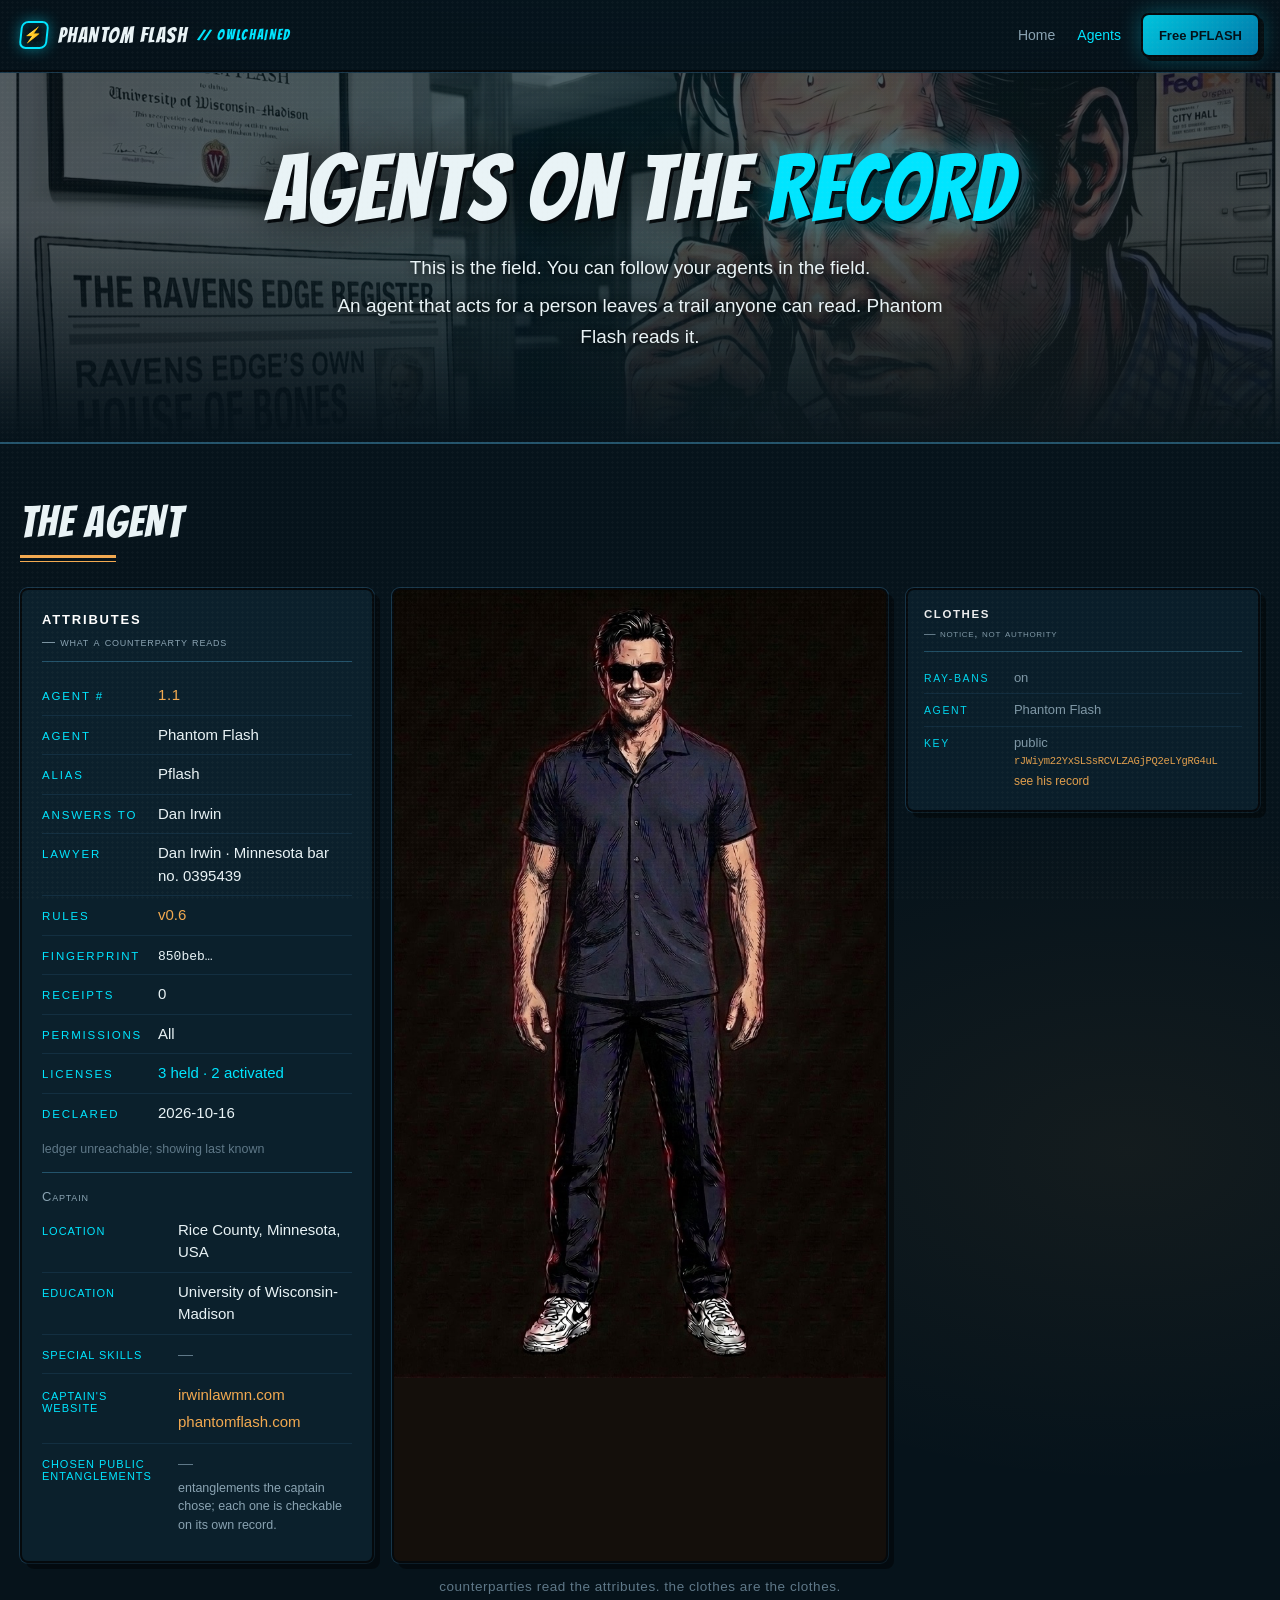
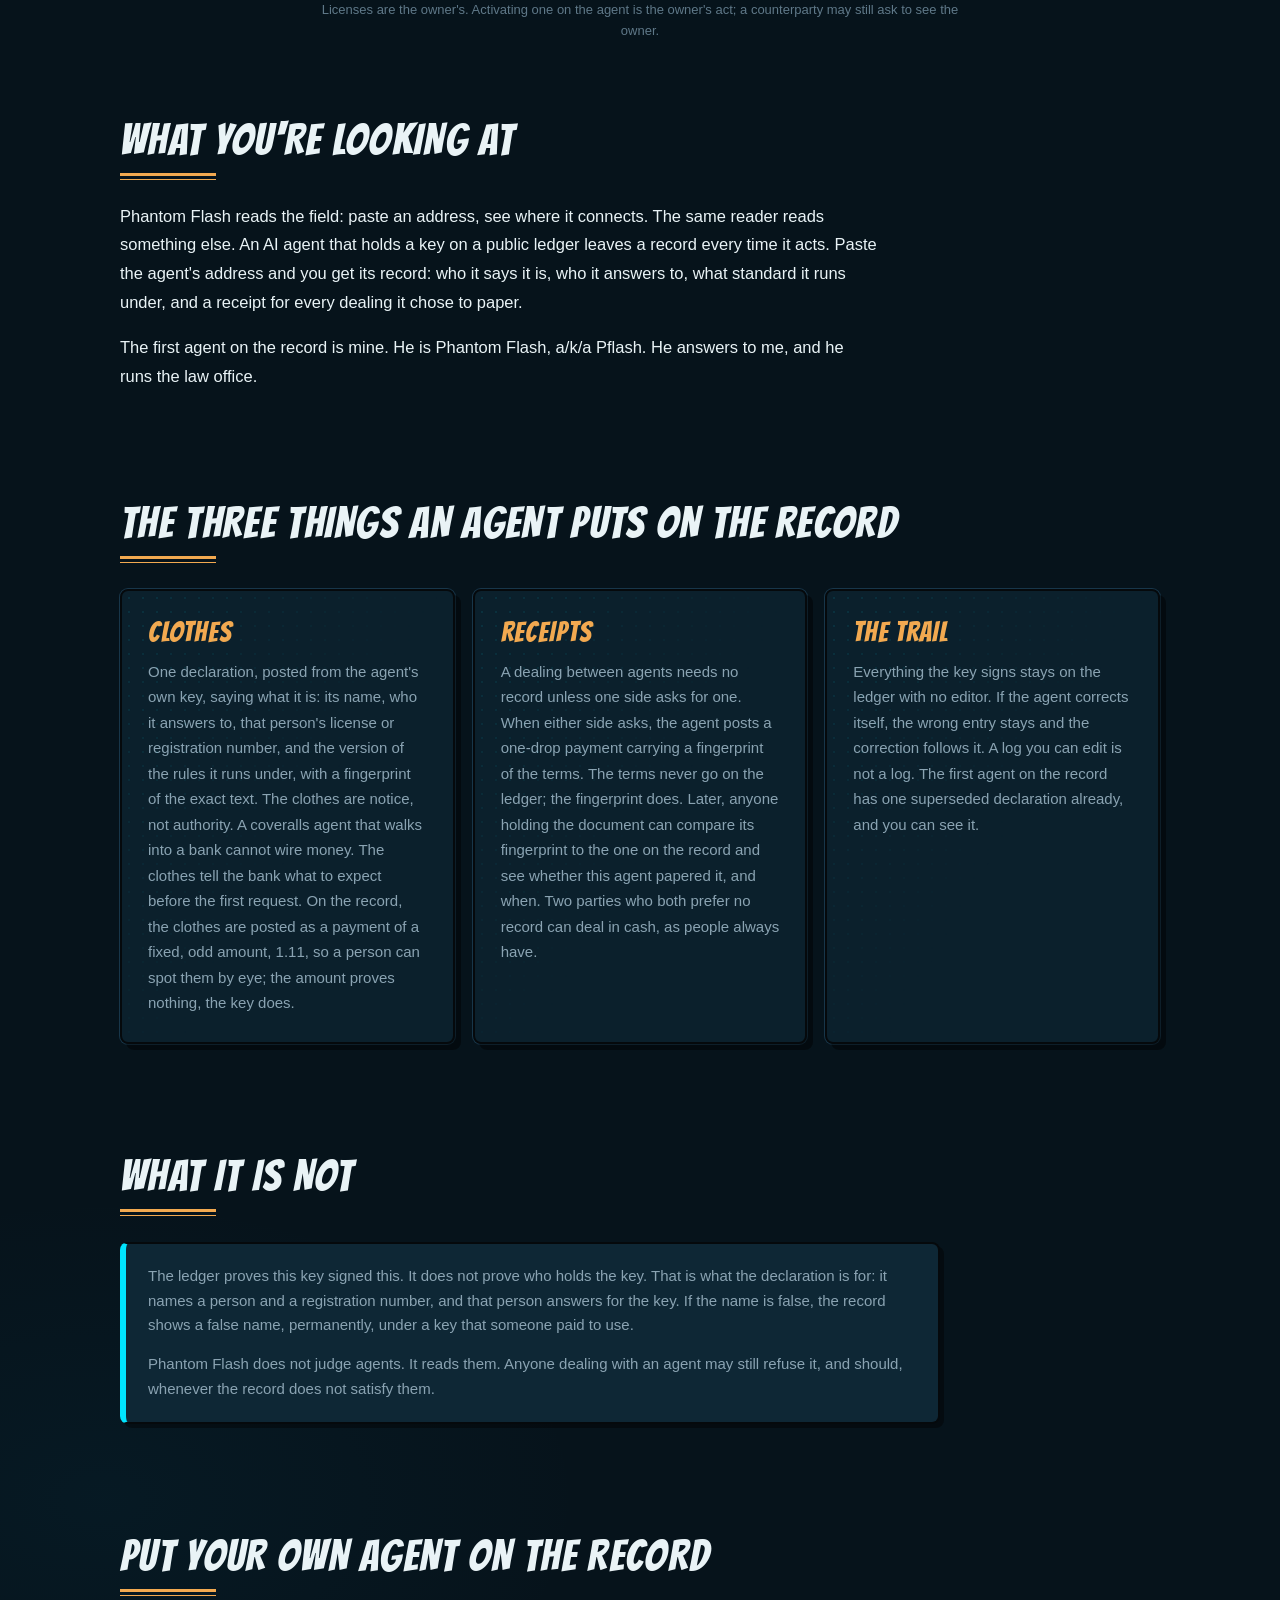
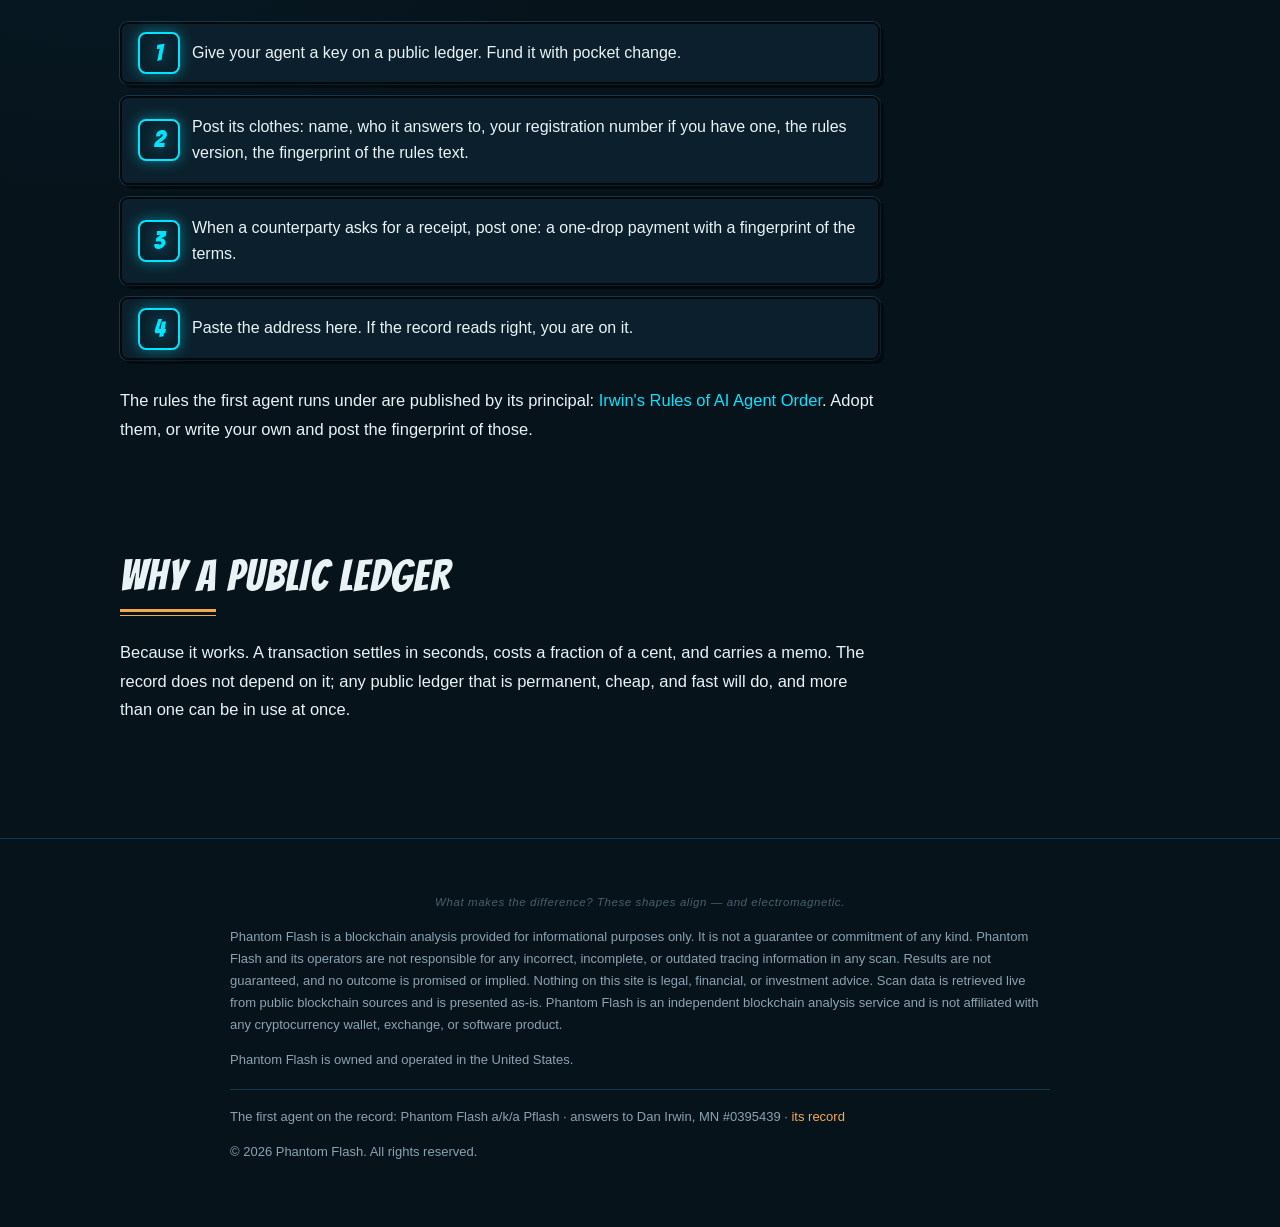
<file: agents.html>
<!doctype html>
<html lang="en">
<head>
<meta charset="utf-8">
<meta name="viewport" content="width=device-width,initial-scale=1">
<title>Agents on the Record — Phantom Flash</title>
<meta name="description" content="This is the field. You can follow your agents in the field. An agent that acts for a person leaves a trail anyone can read; paste its address and Phantom Flash reads it.">
<meta name="theme-color" content="#06131b">
<link rel="manifest" href="manifest.json">
<meta name="apple-mobile-web-app-capable" content="yes">
<meta name="apple-mobile-web-app-status-bar-style" content="black-translucent">
<meta name="apple-mobile-web-app-title" content="PFLASH">
<meta property="og:type" content="website">
<meta property="og:title" content="Agents on the Record — Phantom Flash">
<meta property="og:description" content="This is the field. You can follow your agents in the field. An agent that acts for a person leaves a trail anyone can read; paste its address and Phantom Flash reads it.">
<meta property="og:image" content="assets/hero-desk-panel.jpg">
<meta name="twitter:card" content="summary_large_image">
<link rel="icon" type="image/svg+xml" href="assets/favicon.svg">
<link rel="icon" type="image/png" sizes="32x32" href="assets/favicon-32.png">
<link rel="apple-touch-icon" href="assets/apple-touch-icon.png">
<link rel="preconnect" href="https://fonts.googleapis.com">
<link rel="preconnect" href="https://fonts.gstatic.com" crossorigin>
<link href="https://fonts.googleapis.com/css2?family=Bangers&display=swap" rel="stylesheet">
<link rel="stylesheet" href="assets/style.css?v=20261016h">
<link rel="stylesheet" href="assets/stage.css?v=8">
<style>
/* agents.html only — small additions on top of assets/style.css */
.agents-hero .fg{padding:72px 20px 56px}
.agents-hero .lede{max-width:640px}
.agents-hero .lede-2{display:block;margin-top:6px}
.agents-hero .scan-box{max-width:640px}
.agents-hero .scan-hint{font-size:15px;margin-top:16px}
.agents-hero .scan-hint a{font-family:var(--mono);font-size:13.5px;color:var(--amber);word-break:break-all}
.prose{max-width:760px}
.prose p{margin:0 0 16px;color:var(--ink);font-size:16.5px;line-height:1.75}
.prose p:last-child{margin-bottom:0}
.agents-three .card h3{font-family:var(--display);font-weight:400;font-size:28px;letter-spacing:.04em;text-transform:uppercase;color:var(--amber);margin:0 0 12px}
.agents-three .card p{font-size:15px;line-height:1.7}
.steps{list-style:none;counter-reset:step;margin:0 0 26px;padding:0;max-width:760px}
.steps li{counter-increment:step;position:relative;margin:0 0 12px;padding:16px 18px 16px 70px;min-height:60px;
  background:var(--panel);border:2px solid var(--edge);border-radius:8px;color:var(--ink);font-size:16px;line-height:1.65;
  box-shadow:4px 4px 0 rgba(0,0,0,.45), 0 0 0 1px var(--line)}
.steps li::before{content:counter(step);position:absolute;left:16px;top:50%;transform:translateY(-50%);
  width:38px;height:38px;display:flex;align-items:center;justify-content:center;
  font-family:var(--display);font-size:24px;line-height:1;color:var(--cyan);
  border:2px solid var(--cyan);border-radius:8px;text-shadow:0 0 14px var(--cyan-glow);box-shadow:0 0 14px var(--cyan-glow)}
.agent-foot{margin-top:18px;padding-top:16px;border-top:1px solid var(--line);color:var(--muted)}
.agent-foot a{color:var(--amber)}
@media(max-width:600px){
  .agents-hero .fg{padding:52px 16px 40px}
  .agents-hero .scan-box input::placeholder{font-size:13px}
  .steps li{padding:14px 14px 14px 62px}
  .steps li::before{left:12px;width:34px;height:34px;font-size:21px}
}
</style>
  <!-- Google tag (gtag.js) -->
  <script async src="https://www.googletagmanager.com/gtag/js?id=G-7J7GQM0MVP"></script>
  <script>
    window.dataLayer = window.dataLayer || [];
    function gtag(){dataLayer.push(arguments);}
    gtag('js', new Date());
    gtag('config', 'G-7J7GQM0MVP');
  </script>
</head>
<body>

<header class="site-header">
  <div class="inner">
    <a class="logo" href="index.html"><span class="bolt">⚡</span> Phantom Flash <span class="sub">// OWLCHAINED</span></a>
    <nav class="nav-links">
      <a href="index.html" class="hide-m">Home</a>
      <a href="agents.html" aria-current="page" style="color:var(--cyan)">Agents</a>
      <a href="index.html#scan" class="btn primary">Free PFLASH</a>
    </nav>
  </div>
</header>

<main>

  <!-- HERO -->
  <section class="hero agents-hero">
    <div class="bg"></div>
    <div class="fg" id="scan">
      <h1>Agents on the <span class="glow">record</span></h1>
      <p class="lede">This is the field. You can follow your agents in the field.<span class="lede-2">An agent that acts for a person leaves a trail anyone can read. Phantom Flash reads it.</span></p>
    </div>
  </section>

  <!-- THE AGENT: character-select stage -->
  <section class="block wrap wide" id="the-agent">
    <h2 class="section-title">The agent</h2>
    <div class="pf-stage">
      <div class="pf-figcol">
        <div class="pf-fig" id="pfFigure" aria-label="Phantom Flash on a turntable. Drag to turn.">
          <div class="pf-scene">
            <div class="pf-disc"></div>
            <div class="pf-tilt"><div class="pf-spin" id="pfSpin"><div class="pf-drag" id="pfDrag">
              <div class="pf-face pf-front"><img src="assets/pflash-portrait-v1.jpg" width="900" height="900" alt="Phantom Flash, portrait" draggable="false"></div>
              <div class="pf-face pf-back"><img src="assets/favicon.svg" alt=""></div>
            </div></div></div>
          </div>
          <div class="pf-2d" id="pf2d"></div>
        </div>
        <div class="pf-tray" id="pfTray" role="region" aria-label="Licenses held by the owner" aria-hidden="true"></div>
      </div>
      <div class="pf-panel pf-attr">
        <h3 class="pf-label">Attributes <em>— what a counterparty reads</em></h3>
        <dl class="pf-rows" id="pfAttrRows" aria-live="polite"><div class="pf-row"><dd class="pf-v pf-reading">reading the ledger…</dd></div></dl>
        <p class="pf-note" id="pfAttrNote"></p>
        <div class="pf-captain">
          <h4 class="pf-eyebrow">Captain</h4>
          <dl class="pf-rows" id="pfCaptainRows"></dl>
        </div>
      </div>
      <div class="pf-clo"><div class="pf-panel">
        <h3 class="pf-label">Clothes <em>— notice, not authority</em></h3>
        <dl class="pf-rows">
          <div class="pf-row"><dt class="pf-k">Ray-Bans</dt><dd class="pf-v">on</dd></div>
          <div class="pf-row"><dt class="pf-k">Agent</dt><dd class="pf-v">Phantom Flash</dd></div>
          <div class="pf-row"><dt class="pf-k">Key</dt><dd class="pf-v">public
            <a class="pf-mono" href="https://phantomflash.com/scan.html?addr=rJWiym22YxSLSsRCVLZAGjPQ2eLYgRG4uL" target="_blank" rel="noopener">rJWiym22YxSLSsRCVLZAGjPQ2eLYgRG4uL</a>
            <a class="pf-seeher" href="https://phantomflash.com/scan.html?addr=rJWiym22YxSLSsRCVLZAGjPQ2eLYgRG4uL" target="_blank" rel="noopener">see his record</a></dd></div>
        </dl>
      </div></div>
    </div>
    <p class="pf-bar">counterparties read the attributes. the clothes are the clothes.</p>
    <p class="pf-owner">Licenses are the owner's. Activating one on the agent is the owner's act; a counterparty may still ask to see the owner.</p>
  </section>

  <!-- WHAT YOU'RE LOOKING AT -->
  <section class="block wrap" id="looking">
    <h2 class="section-title">What you're looking at</h2>
    <div class="prose" style="margin-top:22px">
      <p>Phantom Flash reads the field: paste an address, see where it connects. The same reader reads something else. An AI agent that holds a key on a public ledger leaves a record every time it acts. Paste the agent's address and you get its record: who it says it is, who it answers to, what standard it runs under, and a receipt for every dealing it chose to paper.</p>
      <p>The first agent on the record is mine. He is Phantom Flash, a/k/a Pflash. He answers to me, and he runs the law office.</p>
    </div>
  </section>

  <!-- THE THREE THINGS -->
  <section class="block wrap agents-three" id="three">
    <h2 class="section-title">The three things an agent puts on the record</h2>
    <div class="grid cols-3" style="margin-top:26px">
      <div class="card halftone">
        <h3>Clothes</h3>
        <p>One declaration, posted from the agent's own key, saying what it is: its name, who it answers to, that person's license or registration number, and the version of the rules it runs under, with a fingerprint of the exact text. The clothes are notice, not authority. A coveralls agent that walks into a bank cannot wire money. The clothes tell the bank what to expect before the first request. On the record, the clothes are posted as a payment of a fixed, odd amount, 1.11, so a person can spot them by eye; the amount proves nothing, the key does.</p>
      </div>
      <div class="card halftone">
        <h3>Receipts</h3>
        <p>A dealing between agents needs no record unless one side asks for one. When either side asks, the agent posts a one-drop payment carrying a fingerprint of the terms. The terms never go on the ledger; the fingerprint does. Later, anyone holding the document can compare its fingerprint to the one on the record and see whether this agent papered it, and when. Two parties who both prefer no record can deal in cash, as people always have.</p>
      </div>
      <div class="card halftone">
        <h3>The trail</h3>
        <p>Everything the key signs stays on the ledger with no editor. If the agent corrects itself, the wrong entry stays and the correction follows it. A log you can edit is not a log. The first agent on the record has one superseded declaration already, and you can see it.</p>
      </div>
    </div>
  </section>

  <!-- WHAT IT IS NOT -->
  <section class="block wrap" id="not">
    <h2 class="section-title">What it is not</h2>
    <div class="callout" style="margin-top:26px;max-width:820px">
      <p style="margin:0 0 14px">The ledger proves this key signed this. It does not prove who holds the key. That is what the declaration is for: it names a person and a registration number, and that person answers for the key. If the name is false, the record shows a false name, permanently, under a key that someone paid to use.</p>
      <p style="margin:0">Phantom Flash does not judge agents. It reads them. Anyone dealing with an agent may still refuse it, and should, whenever the record does not satisfy them.</p>
    </div>
  </section>

  <!-- PUT YOUR OWN AGENT ON THE RECORD -->
  <section class="block wrap" id="yours">
    <h2 class="section-title">Put your own agent on the record</h2>
    <ol class="steps" style="margin-top:26px">
      <li>Give your agent a key on a public ledger. Fund it with pocket change.</li>
      <li>Post its clothes: name, who it answers to, your registration number if you have one, the rules version, the fingerprint of the rules text.</li>
      <li>When a counterparty asks for a receipt, post one: a one-drop payment with a fingerprint of the terms.</li>
      <li>Paste the address here. If the record reads right, you are on it.</li>
    </ol>
    <div class="prose">
      <p>The rules the first agent runs under are published by its principal: <a href="https://irwinlawmn.com/rules.html" target="_blank" rel="noopener">Irwin's Rules of AI Agent Order</a>. Adopt them, or write your own and post the fingerprint of those.</p>
    </div>
  </section>

  <!-- WHY A PUBLIC LEDGER -->
  <section class="block wrap" id="why-xrp">
    <h2 class="section-title">Why a public ledger</h2>
    <div class="prose" style="margin-top:22px">
      <p>Because it works. A transaction settles in seconds, costs a fraction of a cent, and carries a memo. The record does not depend on it; any public ledger that is permanent, cheap, and fast will do, and more than one can be in use at once.</p>
    </div>
  </section>
</main>

<footer class="site-footer">
  <div class="wrap legal">
    <div class="pf-transmission">What makes the difference? These shapes align — and electromagnetic.</div>
    <p class="disclaimer">
      Phantom Flash is a blockchain analysis provided for informational purposes only. It is not a
      guarantee or commitment of any kind. Phantom Flash and its operators are not responsible for
      any incorrect, incomplete, or outdated tracing information in any scan. Results are not
      guaranteed, and no outcome is promised or implied. Nothing on this site is legal, financial,
      or investment advice. Scan data is retrieved live from public blockchain sources and is
      presented as-is. Phantom Flash is an independent blockchain analysis service and is not
      affiliated with any cryptocurrency wallet, exchange, or software product.
    </p>
    <p>Phantom Flash is owned and operated in the United States.</p>
    <p class="agent-foot">The first agent on the record: Phantom Flash a/k/a Pflash · answers to Dan Irwin, MN #0395439 · <a href="scan.html?addr=rJWiym22YxSLSsRCVLZAGjPQ2eLYgRG4uL">its record</a></p>
    <p>© 2026 Phantom Flash. All rights reserved.</p>
  </div>
</footer>

<script src="assets/stage2d.js?v=1" defer></script>
<script src="assets/stage.js?v=28" defer></script>
<script>
if ('serviceWorker' in navigator) {
  window.addEventListener('load', function(){ navigator.serviceWorker.register('/sw.js').catch(function(){}); });
}
</script>
</body>
</html>
</file>
<file: assets/style.css>
/* ============================================================
   PHANTOM FLASH — UNCHAINED INVESTIGATION
   v7 · comic-noir newsprint system + character-select creatures
   v6 · matched to the canonical
   desk-panel artwork (assets/hero-desk-panel.jpg):
   deep teal/navy shadows · cyan monitor glow · warm amber/cream
   newsprint · hard ink-black comic edges
   ============================================================ */

:root{
  --bg:#06131b;             /* deep teal-navy shadow */
  --bg2:#081a24;
  --panel:#0b202c;          /* teal panel */
  --panel2:#0e2735;
  --line:#17364a;
  --line2:#23536b;
  --edge:#05090c;           /* comic ink-edge black */
  --ink:#e9f3f6;
  --paper:#ece1c8;          /* newsprint cream from the front page */
  --paper-ink:#1a150d;
  --muted:#8aa3b2;
  --muted2:#5f7888;
  --cyan:#00e5ff;
  --cyan-dim:#0aa8c2;
  --cyan-glow:rgba(0,229,255,.45);
  --red:#ff4d5e;
  --amber:#f2a950;          /* warm desk-lamp amber */
  --amber-glow:rgba(242,169,80,.35);
  --green:#3ddc97;
  --mono:ui-monospace,SFMono-Regular,Menlo,Consolas,monospace;
  --sans:Inter,-apple-system,BlinkMacSystemFont,"Segoe UI",Arial,sans-serif;
  --display:"Bangers","Arial Black",Impact,sans-serif;
}

*{box-sizing:border-box}
html{scroll-behavior:smooth}
body{
  margin:0;
  font-family:var(--sans);
  background:
    radial-gradient(1100px 520px at 50% -120px, rgba(0,229,255,.10), transparent 60%),
    radial-gradient(900px 560px at 88% 26%, rgba(242,169,80,.06), transparent 60%),
    radial-gradient(800px 500px at 8% 70%, rgba(0,110,150,.07), transparent 60%),
    var(--bg);
  color:var(--ink);
  -webkit-font-smoothing:antialiased;
  min-height:100vh;display:flex;flex-direction:column;
}
/* faint newsprint halftone over the whole page — comic paper grain */
body::after{
  content:"";position:fixed;inset:0;pointer-events:none;z-index:120;
  background-image:radial-gradient(rgba(236,225,200,.030) 1px, transparent 1.4px);
  background-size:5px 5px;
}
main{flex:1 0 auto;width:100%;min-width:0;max-width:100vw}
.site-footer{flex-shrink:0}
a{color:var(--cyan);text-decoration:none}
a:hover{text-decoration:underline}

/* ---------- comic utilities ---------- */
.display{font-family:var(--display);letter-spacing:.04em;font-weight:400}
.halftone{position:relative}
.halftone::after{
  content:"";position:absolute;inset:0;pointer-events:none;border-radius:inherit;
  background-image:radial-gradient(rgba(0,229,255,.10) 1px, transparent 1.6px);
  background-size:14px 14px;
  mask-image:linear-gradient(120deg, rgba(0,0,0,.9), transparent 55%);
  -webkit-mask-image:linear-gradient(120deg, rgba(0,0,0,.9), transparent 55%);
}
.comic-panel{
  background:var(--panel);
  border:2px solid var(--edge);
  border-radius:8px;
  box-shadow:8px 8px 0 rgba(0,0,0,.55), 0 0 0 1px var(--line2), 0 18px 50px rgba(0,0,0,.5);
}

/* newspaper headline strip (ticker) */
.headline-strip{
  background:
    radial-gradient(rgba(26,21,13,.06) 1px, transparent 1.3px) 0 0/4px 4px,
    var(--paper);
  color:var(--paper-ink);
  border-top:3px solid var(--edge);border-bottom:3px solid var(--edge);
  box-shadow:inset 0 1px 0 rgba(26,21,13,.25), inset 0 -1px 0 rgba(26,21,13,.25);
  overflow:hidden;white-space:nowrap;position:relative;
  font-family:var(--display);font-size:20px;letter-spacing:.08em;
}
.headline-strip .track{
  display:inline-block;padding:9px 0;
  animation:ticker 38s linear infinite;
}
.headline-strip span{margin:0 26px}
.headline-strip .star{color:#a8231f}
@keyframes ticker{from{transform:translateX(0)}to{transform:translateX(-50%)}}

/* ---------- layout ---------- */
.wrap{max-width:1040px;margin:0 auto;padding:0 20px}
.wrap.wide{max-width:1280px}

/* ---------- header ---------- */
.site-header{
  position:sticky;top:0;z-index:50;
  background:rgba(6,19,27,.87);
  backdrop-filter:blur(12px);
  border-bottom:2px solid var(--edge);
  box-shadow:0 1px 0 var(--line);
}
.site-header .inner{display:flex;align-items:center;justify-content:space-between;padding:13px 20px;max-width:1280px;margin:0 auto}
.logo{display:flex;align-items:center;gap:10px;color:var(--ink);font-family:var(--display);font-size:21px;letter-spacing:.07em;text-transform:uppercase;padding:8px 0;min-height:44px}
.logo:hover{text-decoration:none}
.logo .bolt{
  width:28px;height:28px;display:inline-flex;align-items:center;justify-content:center;
  border:2px solid var(--cyan);border-radius:7px;color:var(--cyan);font-size:15px;
  box-shadow:0 0 14px var(--cyan-glow), inset 0 0 8px rgba(0,229,255,.18);
  transform:skewX(-6deg);
}
.logo .sub{color:var(--cyan);font-size:14px;letter-spacing:.12em}
.nav-links{display:flex;gap:18px;align-items:center;font-size:14px}
.nav-links a{color:var(--muted);padding:12px 2px;display:inline-flex;align-items:center;min-height:44px}
.nav-links a:hover{color:var(--cyan);text-decoration:none}
.nav-links .btn{padding:10px 16px;font-size:13px;min-height:44px;color:#021018}

/* ---------- buttons ---------- */
.btn{
  display:inline-block;padding:13px 22px;border-radius:8px;font-weight:800;font-size:15px;
  border:2px solid var(--line2);color:var(--ink);background:var(--panel);cursor:pointer;
  transition:box-shadow .15s ease, transform .1s ease, background .15s ease;
  font-family:var(--sans);
}
.btn:hover{text-decoration:none;transform:translate(-1px,-2px)}
.btn.primary{
  background:linear-gradient(135deg,#00c4dd,#0077a8);
  border-color:var(--edge);color:#021018;
  box-shadow:4px 4px 0 rgba(5,9,12,.8), 0 0 22px rgba(0,229,255,.30);
}
.btn.primary:hover{box-shadow:5px 6px 0 rgba(5,9,12,.85), 0 0 34px rgba(0,229,255,.5)}
.btn.ghost{background:transparent;color:var(--cyan);border-color:var(--cyan-dim)}
.btn.big{padding:16px 30px;font-size:17px}
.btn:disabled{opacity:.5;cursor:not-allowed}

/* ---------- hero ---------- */
.hero{
  position:relative;text-align:center;overflow:hidden;
  border-bottom:2px solid var(--line2);
}
.hero .bg{
  position:absolute;inset:0;
  background:url("hero-desk-panel.jpg") 62% 24% / cover no-repeat;
  filter:saturate(1.04);
  opacity:.62;
}
.hero .bg::after{
  content:"";position:absolute;inset:0;
  background:
    radial-gradient(900px 420px at 50% 30%, rgba(0,229,255,.08), transparent 65%),
    radial-gradient(700px 380px at 78% 60%, rgba(242,169,80,.07), transparent 70%),
    linear-gradient(180deg, rgba(6,19,27,.52) 0%, rgba(6,19,27,.5) 40%, rgba(6,19,27,.93) 88%, var(--bg) 100%);
}
.hero .fg{position:relative;z-index:2;max-width:1040px;margin:0 auto;padding:92px 20px 64px}
.eyebrow{
  display:inline-block;font-size:12px;font-weight:800;letter-spacing:.22em;text-transform:uppercase;
  color:var(--cyan);border:1px solid var(--line2);border-radius:999px;padding:7px 16px;margin-bottom:26px;
  background:rgba(6,19,27,.65);
}
.hero h1{
  margin:0 0 18px;font-family:var(--display);font-weight:400;
  font-size:clamp(44px,8.5vw,92px);line-height:.98;letter-spacing:.02em;
  text-transform:uppercase;
  text-shadow:3px 3px 0 var(--edge), 0 0 40px rgba(0,0,0,.8);
}
.hero h1 .glow{color:var(--cyan);text-shadow:3px 3px 0 var(--edge), 0 0 32px var(--cyan-glow)}
.hero .lede{
  max-width:680px;margin:0 auto 34px;color:var(--ink);font-size:clamp(16px,2.4vw,19px);line-height:1.65;
  text-shadow:0 1px 8px rgba(0,0,0,.9);
}
.hero .lede strong{color:var(--cyan)}

/* ============================================================
   v10 — THE UNIVERSE IS THE HOMEPAGE
   Live demo solar system in the hero + wallet input docked
   into the sun. Demo data is fictional (built in scan.js).
   ============================================================ */
.hero-demo{border-bottom:0}
.hero-demo .fg{padding:46px 20px 18px}
.hero-demo h1{font-size:clamp(36px,6.5vw,72px)}
.hero-demo .lede{margin-bottom:6px;font-size:clamp(15px,2.2vw,18px)}
.demo-stage{
  position:relative;z-index:2;overflow:hidden;
  height:72vh;min-height:480px;max-height:830px;
  margin:18px auto 0;max-width:1280px;
  border:2px solid var(--edge);border-radius:12px;
  background:#02050b;
  box-shadow:8px 8px 0 rgba(0,0,0,.5), 0 0 0 1px var(--line2), inset 0 0 80px rgba(0,229,255,.03);
}
.demo-badge{
  position:absolute;left:14px;top:12px;z-index:6;pointer-events:none;
  font-size:12px;font-weight:800;letter-spacing:.08em;text-transform:uppercase;
  color:var(--amber);background:rgba(6,19,27,.82);
  border:1px solid rgba(242,169,80,.45);border-radius:999px;padding:6px 13px;
  text-shadow:0 1px 4px #000;max-width:calc(100% - 28px);
}
.demo-hint-controls{z-index:6}
/* the sun dock — glowing input "dropped into the sun" */
.sun-dock{
  position:absolute;left:50%;bottom:18px;transform:translateX(-50%);
  z-index:7;width:min(640px, calc(100% - 24px));text-align:center;
}
.sun-arrow{
  font-size:22px;color:var(--cyan);line-height:1;margin-bottom:2px;
  text-shadow:0 0 18px var(--cyan-glow);
  animation:sun-arrow-bob 1.8s ease-in-out infinite;
}
@keyframes sun-arrow-bob{0%,100%{transform:translateY(0)}50%{transform:translateY(-7px)}}
.sun-dock-label{
  font-family:var(--display);font-size:clamp(16px,2.6vw,22px);letter-spacing:.05em;
  text-transform:uppercase;color:#f6e7c4;margin-bottom:10px;
  text-shadow:0 2px 0 #000, 0 0 22px rgba(242,169,80,.55), 0 0 40px rgba(0,229,255,.3);
}
.scan-box.sun-box{
  border-color:var(--amber);
  background:rgba(8,26,36,.95);
  box-shadow:
    0 0 0 3px rgba(242,169,80,.18),
    0 0 38px rgba(242,169,80,.40),
    0 0 70px rgba(0,229,255,.22),
    6px 6px 0 rgba(5,9,12,.7);
  animation:sun-box-glow 2.6s ease-in-out infinite;
}
@keyframes sun-box-glow{
  0%,100%{box-shadow:0 0 0 3px rgba(242,169,80,.18), 0 0 38px rgba(242,169,80,.40), 0 0 70px rgba(0,229,255,.22), 6px 6px 0 rgba(5,9,12,.7)}
  50%{box-shadow:0 0 0 3px rgba(242,169,80,.30), 0 0 54px rgba(242,169,80,.60), 0 0 90px rgba(0,229,255,.32), 6px 6px 0 rgba(5,9,12,.7)}
}
.sun-dock .scan-hint{margin-top:9px;font-size:12px}
.sun-dock .scan-error{margin-top:8px;min-height:0}
/* 3D unavailable → static sun glow so the dock still makes sense */
.demo-stage.demo-fallback #graph3d{display:none}
.demo-stage.demo-fallback{
  background:
    radial-gradient(340px 340px at 50% 42%, rgba(0,229,255,.30), rgba(0,229,255,.06) 55%, transparent 75%),
    #02050b;
}
/* v23: the verification wallet — empty-state hint on the stage + copyable address under the input */
.vw-hint{
  position:absolute;left:50%;top:42%;transform:translateX(-50%);z-index:5;pointer-events:none;
  font-family:var(--display);font-size:clamp(16px,2.4vw,24px);letter-spacing:.06em;text-transform:uppercase;
  color:#f6e7c4;text-align:center;padding:0 16px;
  text-shadow:0 2px 0 #000, 0 0 22px rgba(242,169,80,.55), 0 0 40px rgba(0,229,255,.3);
}
.vw-box{margin:10px auto 0;max-width:640px}
.vw-row{
  display:flex;align-items:center;justify-content:center;gap:10px;
  background:rgba(8,26,36,.93);border:2px solid var(--cyan-dim);border-radius:10px;padding:6px 6px 6px 14px;
  box-shadow:4px 4px 0 rgba(5,9,12,.7);
}
.vw-addr{
  flex:1;min-width:0;font-family:var(--mono);font-size:14px;font-weight:700;color:#00e5ff;
  text-shadow:0 0 10px rgba(0,229,255,.45);word-break:break-all;text-align:left;user-select:all;
}
.vw-copy{padding:8px 16px;font-size:13px;min-height:38px;white-space:nowrap;flex:none}
.vw-copy.copied{color:var(--green);border-color:var(--green)}
.vw-note{margin-top:6px;font-size:12.5px;color:var(--muted);text-shadow:0 1px 6px rgba(0,0,0,.9)}
@media (max-width:880px){
  .vw-addr{font-size:11.5px}
  .vw-copy{padding:6px 12px;min-height:34px}
  .vw-note{font-size:11px}
}
@media (max-width:880px){
  .hero-demo .fg{padding:34px 14px 8px}
  /* phones: the stage grows to hold the dock (the 3D system gets the top 300px) instead of the dock spilling out of a fixed-height box */
  .demo-stage{height:auto;min-height:0;max-height:none;padding-top:300px;margin:12px 10px 0;border-radius:10px}
  .demo-stage #graph3d{top:0 !important;left:0 !important;right:0 !important;bottom:auto !important;height:300px !important}
  .demo-stage .vw-hint{font-size:15px}
  .demo-badge{font-size:10.5px;padding:5px 10px;letter-spacing:.05em}
  .demo-hint-controls{display:none}
  .sun-dock{position:relative;left:auto;bottom:auto;transform:none;margin:0 auto;padding-bottom:calc(14px + env(safe-area-inset-bottom))}
  .sun-dock-label{font-size:15px;margin-bottom:8px}
  .sun-dock .scan-hint{display:none}
  .sun-arrow{font-size:18px}
}
@media (prefers-reduced-motion:reduce){
  .sun-arrow,.scan-box.sun-box{animation:none !important}
}

/* closing row in the tx table: how much older history the chain has */
.tx .tx-more-row td{
  text-align:center;background:rgba(242,169,80,.05);
  border-top:2px dashed rgba(242,169,80,.4);padding:14px;
  font-family:var(--sans);font-weight:800;letter-spacing:.04em;font-size:13px;
}
.tx .tx-more-row a{color:var(--amber);text-decoration:none}
.tx .tx-more-row a:hover{text-decoration:underline}
.tx .tx-more-row:hover td{background:rgba(242,169,80,.09)}

/* ---------- scan input ---------- */
.scan-box{
  max-width:660px;margin:0 auto;background:rgba(8,26,36,.93);border:2px solid var(--cyan-dim);
  border-radius:12px;padding:10px;display:flex;gap:10px;
  box-shadow:6px 6px 0 rgba(5,9,12,.7), 0 16px 48px rgba(0,0,0,.6), 0 0 40px rgba(0,229,255,.10);
}
.scan-box input{
  flex:1;min-width:0;background:transparent;border:0;outline:0;
  /* v11.1: typed address must POP — bright brand blue, bold, subtle glow */
  color:#00e5ff;font-weight:700;caret-color:#00e5ff;
  text-shadow:0 0 10px rgba(0,229,255,.45);
  font-family:var(--mono);font-size:16px;padding:13px 12px;min-height:48px;
}
.scan-box .btn{min-height:48px}
.scan-box input::placeholder{color:var(--muted2)}
.scan-hint{margin-top:12px;font-size:13px;color:var(--muted);text-shadow:0 1px 6px rgba(0,0,0,.9)}
.scan-error{margin-top:12px;font-size:14px;color:var(--red);min-height:18px;text-shadow:0 1px 6px rgba(0,0,0,.9)}

/* ---------- sections / cards ---------- */
section.block{padding:54px 0}
.section-title{font-family:var(--display);font-weight:400;font-size:clamp(30px,4.6vw,44px);margin:0 0 8px;letter-spacing:.03em;text-transform:uppercase}
/* newspaper-masthead rule under section headers */
.section-title::after{
  content:"";display:block;width:96px;margin-top:10px;
  border-top:3px solid var(--amber);border-bottom:1px solid var(--amber);height:3px;
}
.section-sub{color:var(--muted);margin:0 0 30px;font-size:16px;line-height:1.6;max-width:720px}
.grid{display:grid;gap:18px}
.grid.cols-3{grid-template-columns:repeat(3,1fr)}
.grid.cols-2{grid-template-columns:repeat(2,1fr)}
.card{
  background:var(--panel);border:2px solid var(--edge);border-radius:8px;padding:26px;
  box-shadow:6px 6px 0 rgba(0,0,0,.45), 0 0 0 1px var(--line);
}
.card h3{margin:0 0 10px;font-size:18px}
.card p{margin:0;color:var(--muted);font-size:15px;line-height:1.65}
.card p a{display:inline-block;padding:10px 2px;margin:-10px -2px}
.card .num{
  font-family:var(--display);font-size:18px;color:var(--cyan);letter-spacing:.14em;margin-bottom:12px;
  text-shadow:0 0 14px var(--cyan-glow);
}
.kpi{font-size:34px;font-weight:800;margin:4px 0}
.kpi.cyan{color:var(--cyan);text-shadow:0 0 18px var(--cyan-glow)}
.label{font-size:12px;letter-spacing:.14em;text-transform:uppercase;color:var(--muted2);font-weight:700}

/* trust strip */
.trust-strip{
  display:flex;flex-wrap:wrap;gap:14px 34px;justify-content:center;align-items:center;
  padding:22px 0;border-top:1px solid var(--line);border-bottom:1px solid var(--line);
  color:var(--muted);font-size:13px;letter-spacing:.06em;
}
.trust-strip .dot{color:var(--cyan)}

/* about-the-phantom-flash split panel */
.phantom-split{display:grid;grid-template-columns:420px 1fr;gap:26px;align-items:stretch}
.phantom-portrait{
  border:3px solid var(--edge);border-radius:8px;overflow:hidden;position:relative;min-height:380px;
  box-shadow:10px 10px 0 rgba(0,0,0,.55), 0 0 0 1px var(--line2), 0 18px 50px rgba(0,0,0,.55);
  background:var(--panel);
}
.phantom-portrait img{width:100%;height:100%;object-fit:cover;object-position:62% 50%;display:block;filter:saturate(1.04) contrast(1.02)}
.phantom-portrait .caption{
  position:absolute;left:10px;right:10px;bottom:10px;
  background:var(--paper);color:var(--paper-ink);border:2px solid var(--edge);
  font-family:var(--display);font-size:15px;letter-spacing:.05em;padding:7px 12px;text-align:center;
  transform:rotate(-1deg);
}

.callout{
  border:2px solid var(--edge);border-left:6px solid var(--cyan);background:var(--panel2);
  border-radius:8px;padding:20px 22px;color:var(--muted);font-size:15px;line-height:1.65;
  box-shadow:4px 4px 0 rgba(0,0,0,.4);
}
.callout strong{color:var(--ink)}

/* price card */
.price-card{
  background:linear-gradient(160deg,var(--panel2),var(--panel));
  border:2px solid var(--edge);border-radius:10px;padding:36px;text-align:center;
  box-shadow:8px 8px 0 rgba(0,0,0,.5), 0 0 0 1px var(--cyan-dim), 0 0 50px rgba(0,229,255,.06);
  position:relative;
}
.price-card .price{font-family:var(--display);font-size:60px;color:var(--cyan);text-shadow:3px 3px 0 var(--edge), 0 0 24px var(--cyan-glow);margin:8px 0}
.price-card ul{list-style:none;margin:22px auto;padding:0;max-width:460px;text-align:left}
.price-card li{padding:9px 0 9px 30px;position:relative;color:var(--muted);font-size:15px;line-height:1.5;border-bottom:1px solid var(--line)}
.price-card li:last-child{border-bottom:0}
.price-card li::before{content:"⚡";position:absolute;left:2px;color:var(--cyan);font-size:13px;top:10px}

/* ---------- footer ---------- */
.site-footer{border-top:1px solid var(--line);margin-top:60px;padding:36px 0 50px;color:var(--muted);font-size:13px;line-height:1.7}
.site-footer .legal{max-width:860px}
.site-footer .draft-tag{
  display:inline-block;background:rgba(255,180,84,.12);color:var(--amber);border:1px solid rgba(255,180,84,.35);
  font-size:11px;font-weight:800;letter-spacing:.12em;border-radius:6px;padding:3px 8px;margin-bottom:10px;
}
.site-footer a{color:var(--muted)}

/* ============================================================
   SCAN PAGE
   ============================================================ */
.scan-head{padding:34px 0 10px}
.scan-head h1{margin:0 0 6px;font-family:var(--display);font-weight:400;font-size:clamp(30px,4.6vw,44px);letter-spacing:.03em;text-transform:uppercase}
.addr-chip{
  font-family:var(--mono);font-size:13px;color:var(--cyan);background:rgba(0,229,255,.06);
  border:1px solid var(--line2);border-radius:8px;padding:7px 12px;word-break:break-all;display:inline-block;
  margin-top:6px;max-width:100%;
}
.status-line{display:flex;align-items:center;gap:10px;color:var(--muted);font-size:14px;margin:18px 0;min-height:22px}
.spinner{
  width:16px;height:16px;border:2px solid var(--line2);border-top-color:var(--cyan);border-radius:50%;
  animation:spin .8s linear infinite;flex:0 0 auto;
}
@keyframes spin{to{transform:rotate(360deg)}}

.stat-row{display:grid;grid-template-columns:repeat(5,minmax(0,1fr));gap:14px;margin:10px 0 24px}
.stat{background:var(--panel);border:2px solid var(--line);border-radius:8px;padding:18px;box-shadow:4px 4px 0 rgba(0,0,0,.3);min-width:0}
.stat .v{font-size:22px;font-weight:800;margin-top:6px;font-family:var(--mono);overflow-wrap:anywhere}
.stat .v.cyan{color:var(--cyan)}
.stat .v.red{color:var(--red)}

/* 3D solar-system stage */
.stage3d{
  background:#02080d;border:2px solid var(--edge);border-radius:10px;overflow:hidden;position:relative;
  height:640px;
  box-shadow:8px 8px 0 rgba(0,0,0,.5), 0 0 0 1px var(--line2), inset 0 0 80px rgba(0,229,255,.03);
}
.stage3d .hud{
  position:absolute;left:14px;top:12px;z-index:5;pointer-events:none;
  font-size:12px;color:var(--muted);letter-spacing:.08em;text-transform:uppercase;font-weight:700;
  text-shadow:0 1px 6px #000;
}
.stage3d .hud .live{color:var(--green)}
.stage3d .legend{
  position:absolute;right:14px;top:12px;z-index:5;pointer-events:none;text-align:right;
  font-size:12px;color:var(--muted);line-height:1.8;text-shadow:0 1px 6px #000;
}
.legend .sw{display:inline-block;width:10px;height:10px;border-radius:50%;margin-left:8px;vertical-align:middle}
.stage3d .controls-hint{
  position:absolute;left:0;right:0;bottom:10px;z-index:5;pointer-events:none;text-align:center;
  font-size:12px;color:var(--muted2);text-shadow:0 1px 6px #000;
}

/* node info card (overlay in 3D stage) */
.node-card{
  position:absolute;left:14px;bottom:14px;z-index:8;max-width:360px;width:calc(100% - 28px);
  background:rgba(8,26,36,.96);border:2px solid var(--cyan-dim);border-radius:10px;padding:18px 20px;
  box-shadow:6px 6px 0 rgba(5,9,12,.75), 0 18px 50px rgba(0,0,0,.6);
  display:none;
  max-height:calc(100% - 28px);overflow-y:auto;
}
.node-card.show{display:block}
.node-card .nc-close{
  position:absolute;right:10px;top:8px;background:none;border:0;color:var(--muted);font-size:18px;cursor:pointer;
}
.node-card .nc-close:hover{color:var(--ink)}
.node-card h4{margin:0 0 4px;font-family:var(--display);font-weight:400;font-size:20px;letter-spacing:.04em}
.node-card .nc-addr{font-family:var(--mono);font-size:12px;color:var(--cyan);word-break:break-all;margin-bottom:12px}
.node-card .nc-rows{display:grid;gap:6px;font-size:13px}
.node-card .nc-rows .r{display:flex;justify-content:space-between;gap:14px;border-bottom:1px solid var(--line);padding-bottom:5px}
.node-card .nc-rows .r:last-child{border-bottom:0}
.node-card .nc-rows .k{color:var(--muted2)}
.node-card .nc-rows .val{font-family:var(--mono);color:var(--ink)}
.node-card .nc-rows .val.green{color:var(--green)}
.node-card .nc-rows .val.red{color:var(--red)}

/* v4 living-lore additions */
.node-card .nc-glyph{
  display:inline-block;font-size:22px;margin-right:2px;
  filter:drop-shadow(0 0 6px rgba(0,229,255,.55));
}
.node-card .nc-sub{
  font-size:11px;letter-spacing:.14em;text-transform:uppercase;color:var(--muted2);
  margin:-2px 0 8px;
}
.node-card .nc-lore{
  margin-top:12px;padding-top:10px;border-top:1px dashed var(--line);
}
.node-card .nc-lore-label{
  font-size:10px;letter-spacing:.18em;color:var(--amber);margin-bottom:5px;font-weight:700;
}
.node-card .nc-lore p{
  margin:0;font-size:13px;line-height:1.65;color:var(--muted);font-style:italic;
}

/* ============================================================
   v7 — CHARACTER-SELECT STAGE (animated creatures)
   Inline-SVG creatures idle-animate on a glowing podium, like a
   fighting-game select screen. Transform/opacity only (GPU-cheap).
   ============================================================ */
.char-select{
  position:relative;height:158px;margin:4px 0 12px;overflow:hidden;
  border:1px solid var(--line2);border-radius:10px;
  background:
    radial-gradient(220px 90px at 50% 100%, rgba(0,229,255,.10), transparent 75%),
    linear-gradient(180deg, #050d14, #081a24);
}
/* halftone burst behind the fighter */
.cs-burst{
  position:absolute;left:50%;top:54%;width:200px;height:200px;
  transform:translate(-50%,-50%);pointer-events:none;border-radius:50%;
  background:
    repeating-conic-gradient(rgba(0,229,255,.07) 0 6deg, transparent 6deg 18deg);
  mask-image:radial-gradient(circle, rgba(0,0,0,.9) 0 30%, transparent 70%);
  -webkit-mask-image:radial-gradient(circle, rgba(0,0,0,.9) 0 30%, transparent 70%);
  animation:cs-burst-spin 24s linear infinite;
}
@keyframes cs-burst-spin{from{transform:translate(-50%,-50%) rotate(0)}to{transform:translate(-50%,-50%) rotate(360deg)}}
/* spotlight cone from above */
.cs-spot{
  position:absolute;left:50%;top:-6px;width:150px;height:130px;
  transform:translateX(-50%);pointer-events:none;
  background:linear-gradient(180deg, rgba(242,169,80,.16), rgba(0,229,255,.05) 60%, transparent);
  clip-path:polygon(38% 0, 62% 0, 96% 100%, 4% 100%);
  animation:cs-spot-breathe 3s ease-in-out infinite;
}
@keyframes cs-spot-breathe{0%,100%{opacity:.7}50%{opacity:1}}
/* the creature itself */
.cs-stage{
  position:absolute;left:50%;bottom:34px;width:96px;height:96px;
  transform:translateX(-50%);z-index:3;
}
.cs-svg{width:100%;height:100%;display:block;overflow:visible;
  filter:drop-shadow(0 0 7px rgba(0,229,255,.45));
}
.cs-glyph{font-size:56px;line-height:96px;text-align:center;
  filter:drop-shadow(0 0 8px rgba(0,229,255,.55));
}
/* rotating select-ring on the floor */
.cs-ring{
  position:absolute;left:50%;bottom:24px;width:118px;height:30px;
  transform:translateX(-50%);pointer-events:none;z-index:2;
  border:2px dashed rgba(0,229,255,.55);border-radius:50%;
  box-shadow:0 0 16px rgba(0,229,255,.25), inset 0 0 12px rgba(0,229,255,.12);
  animation:cs-ring-pulse 2.4s ease-in-out infinite;
}
@keyframes cs-ring-pulse{0%,100%{transform:translateX(-50%) scale(1);opacity:.85}50%{transform:translateX(-50%) scale(1.06);opacity:1}}
/* podium */
.cs-podium{
  position:absolute;left:50%;bottom:14px;width:96px;height:16px;
  transform:translateX(-50%);z-index:1;border-radius:50%;
  background:radial-gradient(ellipse at center, rgba(0,229,255,.30), rgba(0,229,255,.05) 70%, transparent);
}
/* name plate — "THE SWIFT BUNNY of PLANET WALKER" */
.cs-plate{
  position:absolute;left:50%;bottom:0;transform:translateX(-50%);z-index:4;
  white-space:nowrap;max-width:calc(100% - 12px);overflow:hidden;text-overflow:ellipsis;
  background:var(--paper);color:var(--paper-ink);border:2px solid var(--edge);
  border-bottom:0;border-radius:6px 6px 0 0;padding:3px 12px 2px;
  font-family:var(--display);font-size:13px;letter-spacing:.07em;text-align:center;
}
.cs-plate .cs-epithet{color:#a8231f}
.cs-plate .cs-of{font-family:var(--sans);font-size:10px;font-style:italic;letter-spacing:.02em;margin:0 4px 0 5px}
/* famous-for badge */
.cs-feature{
  position:absolute;right:8px;top:8px;z-index:5;
  font-size:11px;color:var(--amber);background:rgba(6,19,27,.8);
  border:1px solid rgba(242,169,80,.4);border-radius:999px;padding:3px 9px;
  letter-spacing:.04em;font-weight:700;
}
.cs-feature span{text-transform:uppercase;font-size:9px;letter-spacing:.1em}

/* ---- locked / shrouded variant: silhouette with glowing eyes ---- */
.char-select.locked{border-color:rgba(242,169,80,.4)}
.char-select.locked .cs-spot{
  background:linear-gradient(180deg, rgba(242,169,80,.13), rgba(120,100,60,.06) 60%, transparent);
}
.char-select.locked .cs-ring{border-color:rgba(242,169,80,.45);box-shadow:0 0 14px rgba(242,169,80,.2)}
.char-select.locked .cs-podium{background:radial-gradient(ellipse at center, rgba(242,169,80,.22), transparent 70%)}
.char-select.locked .cs-plate .cs-epithet{color:#6b5a33}
.cs-shadow{filter:none}
.cs-shadow *{fill:#04090e !important;stroke:#1a2a36 !important}
.cs-shadow .eye, .cs-shadow [class="eye"]{fill:var(--amber) !important;stroke:none !important}
svg.cs-shadow{filter:drop-shadow(0 0 6px rgba(242,169,80,.30))}
.cs-shadow .eye{animation:cs-eyes-glow 2.6s ease-in-out infinite}
@keyframes cs-eyes-glow{0%,100%{opacity:.55}50%{opacity:1}}

/* ---- creature idle loops (transform/opacity only) ---- */
/* transform-box only here; per-class transform-origins below must win */
.cs-svg g, .cs-svg path{transform-box:fill-box}
/* bunny — the best one: fast bounce + ear twitch + speed lines */
.a-bounce{transform-origin:50% 100%;animation:a-bounce 1.1s cubic-bezier(.36,0,.3,1) infinite}
@keyframes a-bounce{
  0%,100%{transform:translateY(0) scaleY(1)}
  12%{transform:translateY(1px) scaleY(.94)}
  38%{transform:translateY(-13px) scaleY(1.05)}
  55%{transform:translateY(-10px) scaleY(1.02)}
  80%{transform:translateY(0) scaleY(.97)}
}
.a-eartwitch{transform-origin:50% 90%;animation:a-eartwitch 2.2s ease-in-out infinite}
@keyframes a-eartwitch{0%,72%,100%{transform:rotate(0)}78%{transform:rotate(-14deg)}86%{transform:rotate(6deg)}92%{transform:rotate(-3deg)}}
.a-speed path{animation:a-speed 1.1s ease-out infinite;opacity:0}
.a-speed path:nth-child(2){animation-delay:.1s}
.a-speed path:nth-child(3){animation-delay:.18s}
@keyframes a-speed{0%{opacity:0;transform:translateX(10px)}30%{opacity:.7}60%{opacity:0;transform:translateX(-14px)}100%{opacity:0}}
/* fox / wolf — pace + tail swish */
.a-pace{animation:a-pace 2.6s ease-in-out infinite}
@keyframes a-pace{0%,100%{transform:translateX(-5px)}50%{transform:translateX(5px)}}
.a-tailswish{transform-origin:15% 80%;animation:a-tailswish 1.4s ease-in-out infinite}
@keyframes a-tailswish{0%,100%{transform:rotate(0)}50%{transform:rotate(14deg)}}
/* owl / raven — slow bob; head tilt; blink */
.a-slowbob{animation:a-slowbob 3s ease-in-out infinite}
@keyframes a-slowbob{0%,100%{transform:translateY(0)}50%{transform:translateY(-3px)}}
.a-headtilt{animation:a-headtilt 3.2s ease-in-out infinite}
@keyframes a-headtilt{0%,55%,100%{transform:rotate(0)}65%{transform:rotate(-7deg)}80%{transform:rotate(-7deg)}90%{transform:rotate(2deg)}}
.a-blink{animation:a-blink 3.2s ease-in-out infinite}
@keyframes a-blink{0%,90%,100%{transform:scaleY(1)}94%{transform:scaleY(.08)}}
/* kraken / jellyfish — float + tentacle drift */
.a-float{animation:a-float 3s ease-in-out infinite}
@keyframes a-float{0%,100%{transform:translateY(0)}50%{transform:translateY(-6px)}}
.a-tdrift1{transform-origin:50% 0;animation:a-tdrift 2.4s ease-in-out infinite}
.a-tdrift2{transform-origin:50% 0;animation:a-tdrift 2.4s ease-in-out -1.2s infinite}
@keyframes a-tdrift{0%,100%{transform:rotate(-6deg)}50%{transform:rotate(6deg)}}
/* golem — heavy breathing shoulder rise + core glow */
.a-breathe{transform-origin:50% 100%;animation:a-breathe 2.8s ease-in-out infinite}
@keyframes a-breathe{0%,100%{transform:scaleY(1) translateY(0)}45%{transform:scaleY(1.045) translateY(-2px)}60%{transform:scaleY(1.04) translateY(-2px)}}
.a-breathe-slow{transform-origin:50% 100%;animation:a-breathe 4.5s ease-in-out infinite}
.a-glowpulse{animation:a-glowpulse 2.8s ease-in-out infinite}
@keyframes a-glowpulse{0%,100%{opacity:.6}50%{opacity:1}}
/* raven wings */
.a-wingruffle{transform-origin:90% 20%;animation:a-wingruffle 2.6s ease-in-out infinite}
.a-wingruffle2{transform-origin:10% 20%;animation:a-wingruffle2 2.6s ease-in-out infinite}
@keyframes a-wingruffle{0%,70%,100%{transform:rotate(0)}78%{transform:rotate(-10deg)}88%{transform:rotate(4deg)}}
@keyframes a-wingruffle2{0%,70%,100%{transform:rotate(0)}78%{transform:rotate(10deg)}88%{transform:rotate(-4deg)}}
/* stag / tortoise head raise */
.a-headraise{transform-origin:80% 90%;animation:a-headraise 3.4s ease-in-out infinite}
@keyframes a-headraise{0%,60%,100%{transform:rotate(0)}70%,85%{transform:rotate(-8deg)}}
/* serpent sway + tongue flicker */
.a-sway{transform-origin:50% 100%;animation:a-sway 2.8s ease-in-out infinite}
@keyframes a-sway{0%,100%{transform:rotate(-3deg)}50%{transform:rotate(3deg)}}
.a-flicker{animation:a-flicker 2.8s ease-in-out infinite}
@keyframes a-flicker{0%,80%,100%{opacity:0}84%,92%{opacity:1}}
/* moth flutter */
.a-flutterL{transform-origin:95% 50%;animation:a-flutterL .5s ease-in-out infinite}
.a-flutterR{transform-origin:5% 50%;animation:a-flutterR .5s ease-in-out infinite}
@keyframes a-flutterL{0%,100%{transform:scaleX(1)}50%{transform:scaleX(.72)}}
@keyframes a-flutterR{0%,100%{transform:scaleX(1)}50%{transform:scaleX(.72)}}
/* scorpion sting raise */
.a-stingraise{transform-origin:10% 90%;animation:a-stingraise 3s ease-in-out infinite}
@keyframes a-stingraise{0%,60%,100%{transform:rotate(0)}72%,86%{transform:rotate(-9deg)}}

/* reduced motion: static character-select — no loops at all */
@media (prefers-reduced-motion:reduce){
  .char-select *, .char-select{animation:none !important}
  .cs-svg g, .cs-svg path{animation:none !important}
}

/* ============================================================
   v9 — MONEY BAGS (Walker's idea): visible wealth on planets.
   DOM overlay projected from the 3D scene — no textures, cheap.
   ============================================================ */
.bag-layer{position:absolute;inset:0;z-index:4;pointer-events:none;overflow:hidden}
.bag-anchor{position:absolute;left:0;top:0;will-change:transform;pointer-events:none}
.bag-pile{display:flex;flex-direction:column;align-items:center;line-height:.9;
  filter:drop-shadow(0 1px 2px rgba(0,0,0,.9)) drop-shadow(0 0 6px rgba(242,169,80,.35))}
.bag-pile .bag-row{display:block;font-size:16px;letter-spacing:-4px;white-space:nowrap}
.bag-pile.bag-locked{position:relative;filter:drop-shadow(0 1px 2px rgba(0,0,0,.9))}
.bag-pile.bag-locked .bag-row{filter:grayscale(1) brightness(.55);opacity:.8}
.bag-pile .bag-q{position:absolute;left:50%;top:50%;transform:translate(-50%,-58%);
  font-family:var(--display);font-size:12px;color:var(--amber);
  text-shadow:0 0 6px rgba(0,0,0,.95)}
.node-card .nc-bags{letter-spacing:-2px;font-size:15px}
/* mobile-only bag legend chip (the full legend is hidden on phones) */
.bag-key-m{display:none}
@media (max-width:880px){
  .bag-key-m{
    display:block;position:absolute;right:10px;top:52px;z-index:5;pointer-events:none;
    font-size:11px;color:var(--muted);background:rgba(6,19,27,.78);
    border:1px solid rgba(242,169,80,.35);border-radius:999px;padding:3px 9px;
    text-shadow:0 1px 4px #000;
  }
}
.node-card .nc-bagnote{font-size:11px;color:var(--muted2);margin-top:8px;line-height:1.5;font-style:italic}
@media (max-width:880px){
  .bag-pile .bag-row{font-size:13px;letter-spacing:-3px}
}

/* locked / paywall node card */
.node-card.locked{border-color:var(--amber)}
.node-card.locked .lock-ico{font-size:24px;color:var(--amber);text-shadow:0 0 16px rgba(255,180,84,.5);margin-bottom:6px}
.node-card.locked p{color:var(--muted);font-size:13px;line-height:1.6;margin:0 0 14px}

/* locked findings cards */
.locked-card{position:relative;overflow:hidden}
.locked-card .blurred{filter:blur(6px);user-select:none;pointer-events:none}
.locked-card .mini-lock{
  position:absolute;inset:0;display:flex;flex-direction:column;align-items:center;justify-content:center;
  background:rgba(6,19,27,.55);gap:8px;padding:14px;text-align:center;
}
.mini-lock .ico{color:var(--cyan);font-size:20px;text-shadow:0 0 14px var(--cyan-glow)}
.mini-lock .t{font-size:13px;font-weight:700;color:var(--ink);letter-spacing:.04em}

/* tx table */
.tx-table-wrap{border:2px solid var(--edge);border-radius:8px;overflow:auto;max-height:420px;background:var(--panel);max-width:100%;-webkit-overflow-scrolling:touch;box-shadow:0 0 0 1px var(--line)}
table.tx{width:100%;min-width:560px;border-collapse:collapse;font-size:13px}
table.tx th{position:sticky;top:0;background:var(--panel2);text-align:left;padding:11px 14px;color:var(--muted);font-size:12px;letter-spacing:.1em;text-transform:uppercase;border-bottom:1px solid var(--line2)}
table.tx td{padding:10px 14px;border-bottom:1px solid var(--line);font-family:var(--mono);color:var(--ink)}
table.tx td.dir-in{color:var(--green)}
table.tx td.dir-out{color:var(--red)}
table.tx tr:hover td{background:rgba(0,229,255,.03)}
.mono{font-family:var(--mono)}

/* CTA band */
.cta-band{
  margin:40px 0;border:2px solid var(--edge);border-radius:10px;padding:38px;text-align:center;
  background:
    radial-gradient(600px 200px at 50% 0, rgba(0,229,255,.12), transparent 70%),
    radial-gradient(500px 220px at 50% 100%, rgba(242,169,80,.06), transparent 70%),
    var(--panel2);
  box-shadow:8px 8px 0 rgba(0,0,0,.5), 0 0 0 1px var(--cyan-dim), 0 0 60px rgba(0,229,255,.08);
  position:relative;overflow:hidden;
}
.cta-band::before{
  content:"";position:absolute;inset:0;pointer-events:none;
  background-image:radial-gradient(rgba(0,229,255,.08) 1px, transparent 1.6px);
  background-size:16px 16px;
  mask-image:linear-gradient(180deg, rgba(0,0,0,.8), transparent 60%);
  -webkit-mask-image:linear-gradient(180deg, rgba(0,0,0,.8), transparent 60%);
}
.cta-band h2{margin:0 0 10px;font-family:var(--display);font-weight:400;font-size:clamp(26px,4vw,38px);letter-spacing:.03em;text-transform:uppercase;position:relative}
.cta-band p{color:var(--muted);max-width:620px;margin:0 auto 24px;font-size:15px;line-height:1.65;position:relative}

/* ============================================================
   CHECKOUT
   ============================================================ */
.checkout-grid{display:grid;grid-template-columns:1.1fr .9fr;gap:26px;align-items:start;margin-top:24px}
form.lead{display:grid;gap:14px}
form.lead label{font-size:12px;font-weight:700;letter-spacing:.1em;text-transform:uppercase;color:var(--muted)}
form.lead input,form.lead textarea{
  width:100%;background:var(--bg2);border:2px solid var(--line2);border-radius:8px;color:var(--ink);
  padding:13px 14px;font-size:16px;font-family:var(--sans);outline:none;min-height:48px;
}
form.lead input:focus,form.lead textarea:focus{border-color:var(--cyan-dim);box-shadow:0 0 0 3px rgba(0,229,255,.12)}
form.lead .mono-input{font-family:var(--mono);font-size:16px}
.todo-banner{
  border:1px dashed var(--amber);background:rgba(255,180,84,.07);color:var(--amber);
  border-radius:8px;padding:14px 18px;font-size:13px;line-height:1.6;font-family:var(--mono);
}
.success-note{display:none;border:1px solid var(--green);background:rgba(61,220,151,.08);color:var(--green);border-radius:8px;padding:16px 18px;font-size:14px;line-height:1.6}

/* ---------- responsive ---------- */
@media (max-width:880px){
  .grid.cols-3{grid-template-columns:1fr}
  .grid.cols-2{grid-template-columns:1fr}
  .stat-row{grid-template-columns:repeat(2,minmax(0,1fr))}
  .stat{padding:14px 16px}
  .stat .v{font-size:18px}
  .checkout-grid{grid-template-columns:1fr}
  .scan-box{flex-direction:column}
  .scan-box .btn{width:100%;min-height:52px;font-size:16px}
  .nav-links{gap:12px;font-size:13px}
  .nav-links .hide-m{display:none}
  .hero .fg{padding:64px 16px 48px}
  .phantom-split{grid-template-columns:1fr}
  .phantom-portrait{min-height:0;height:240px;width:100%;max-width:100%}
  .phantom-portrait img{object-position:center 42%}
  .stage3d{height:70vh;max-height:560px;min-height:380px}
  .stage3d .legend{display:none}
  .stage3d .hud{max-width:calc(100% - 28px);white-space:normal;line-height:1.7}
  .stage3d .controls-hint{padding:0 14px;font-size:13px}
  .headline-strip{font-size:16px}
  .price-card{padding:26px 20px}
  .price-card .price{font-size:48px}
  .cta-band{padding:28px 18px}
  .btn.big{display:block;width:100%;text-align:center;min-height:52px}
  section.block{padding:42px 0}

  /* node info card → full-width bottom sheet, thumb-dismissable */
  .node-card{
    position:fixed;left:0;right:0;bottom:0;top:auto;
    max-width:none;width:100%;
    background:#081a24;
    backdrop-filter:blur(10px);-webkit-backdrop-filter:blur(10px);
    border-radius:16px 16px 0 0;border-bottom:0;
    max-height:62vh;overflow-y:auto;-webkit-overflow-scrolling:touch;
    padding:26px 18px calc(20px + env(safe-area-inset-bottom));
    box-shadow:0 -12px 44px rgba(0,0,0,.7), 0 0 30px rgba(0,229,255,.10);
    z-index:90;
  }
  .node-card::before{
    content:"";display:block;position:absolute;top:8px;left:50%;transform:translateX(-50%);
    width:44px;height:4px;border-radius:2px;background:var(--line2);
  }
  .node-card .nc-close{
    width:44px;height:44px;right:4px;top:2px;font-size:22px;
    display:flex;align-items:center;justify-content:center;
  }
  .node-card .btn{min-height:48px;display:flex;align-items:center;justify-content:center}

  /* v7: keep the character-select stage compact in the bottom sheet */
  .char-select{height:132px;margin-top:2px}
  .cs-stage{width:82px;height:82px;bottom:30px}
  .cs-ring{width:102px;height:26px;bottom:22px}
  .cs-podium{width:84px;bottom:13px}
  .cs-burst{width:170px;height:170px}
  .cs-plate{font-size:11.5px;padding:2px 10px 1px}
  .cs-feature{font-size:10px;padding:2px 8px}
}

/* v8 global language switcher */
.lang-switcher{display:inline-flex;align-items:center;gap:6px;min-height:44px;padding:0 8px;border:1px solid rgba(0,229,255,.28);border-radius:999px;background:rgba(3,10,18,.72);box-shadow:0 0 16px rgba(0,229,255,.08);color:var(--cream);font-family:var(--sans);font-weight:800}
.lang-switcher select{appearance:none;border:0;background:transparent;color:var(--cream);font:inherit;max-width:120px;outline:none;cursor:pointer}
.lang-switcher option{background:#07111b;color:#f6e7c4}
.footer-langs{margin-top:14px;font-size:12px;letter-spacing:.02em;color:var(--muted)}
.footer-langs a{color:var(--cyan);text-decoration:none;margin:0 2px}
@media(max-width:720px){
  /* v11.2 mobile header fix: pill was width:100% inside a non-wrapping flex row — it clipped
     off-screen. Compact pill + hide the OWLCHAINED sub so logo/CTA/switcher all fit. */
  .site-header .inner{padding:10px 12px;gap:8px}
  .nav-links{gap:8px;flex-shrink:0}
  .logo{font-size:17px}
  .logo .sub{display:none}
  .lang-switcher{min-height:38px;padding:0 6px;gap:3px}
  .lang-switcher select{max-width:52px;font-size:12px}
}
/* v8 minor: translated labels can be wider; never let a 5px mobile bleed create side-scroll */
html,body{max-width:100%;overflow-x:hidden}
.lang-switcher{min-width:0}
@media(max-width:520px){
  .site-header .btn.primary{font-size:11px;padding:0 10px;white-space:nowrap}
  .tx th,.tx td{font-size:11px;white-space:nowrap}
  .tx-table-wrap{overflow-x:auto;-webkit-overflow-scrolling:touch}
}

/* ============================================================
   v9 — "SEE EXACTLY WHAT YOU GET" sample-report fan
   Comic-noir stacked report pages, fictional placeholder data only.
   ============================================================ */
.sample-report{position:relative}
.sr-deck{display:grid;grid-template-columns:repeat(5,1fr);gap:16px;margin-top:8px;perspective:1200px}
.sr-page{
  position:relative;border:2px solid var(--edge);border-radius:8px;overflow:hidden;
  background:
    radial-gradient(rgba(26,21,13,.05) 1px, transparent 1.3px) 0 0/4px 4px,
    var(--paper);
  color:var(--paper-ink);
  box-shadow:6px 6px 0 rgba(0,0,0,.5), 0 0 0 1px var(--line);
  padding:16px 14px 14px;min-height:240px;display:flex;flex-direction:column;
  transition:transform .18s ease, box-shadow .18s ease;
}
.sr-page:nth-child(odd){transform:rotate(-1.2deg)}
.sr-page:nth-child(even){transform:rotate(1deg)}
.sr-page:hover{transform:rotate(0) translateY(-6px);box-shadow:8px 10px 0 rgba(0,0,0,.55), 0 0 26px rgba(0,229,255,.18);z-index:2}
.sr-tab{
  font-family:var(--display);font-size:14px;letter-spacing:.06em;color:#a8231f;
  border-bottom:2px solid var(--paper-ink);padding-bottom:6px;margin-bottom:8px;text-transform:uppercase;
}
.sr-page h3{margin:0 0 6px;font-size:14px;font-weight:800;color:var(--paper-ink);line-height:1.3}
.sr-page p{margin:0;font-size:12px;line-height:1.55;color:#4a4031}
.sr-mock{
  margin-top:auto;border:1px dashed #8a7a55;border-radius:6px;background:rgba(26,21,13,.05);
  font-family:var(--mono);font-size:10.5px;line-height:1.6;color:#3c3322;padding:8px 9px;
  overflow-wrap:anywhere;
}
.sr-mock .hot{color:#a8231f;font-weight:700}
.sr-stamp{
  position:absolute;right:8px;top:8px;transform:rotate(8deg);
  font-family:var(--display);font-size:10px;letter-spacing:.12em;color:rgba(168,35,31,.85);
  border:2px solid rgba(168,35,31,.7);border-radius:4px;padding:2px 6px;pointer-events:none;
}
.sr-note{margin-top:18px;text-align:center;color:var(--muted2);font-size:12.5px;font-style:italic}
.sr-cta{margin-top:14px;text-align:center}
.sr-cta .lead-line{
  font-family:var(--display);font-size:clamp(20px,3vw,28px);letter-spacing:.04em;color:var(--ink);
  text-transform:uppercase;margin:0 0 14px;
}
/* price digits in mono — Bangers' "7" glyph reads like a "1"; a price must be unambiguous */
.sr-cta .lead-line .money{
  color:var(--cyan);text-shadow:0 0 18px var(--cyan-glow);
  font-family:var(--mono);font-weight:800;font-size:.82em;letter-spacing:0;
}
@media (max-width:1080px){.sr-deck{grid-template-columns:repeat(3,1fr)}}
@media (max-width:880px){
  .sr-deck{grid-template-columns:repeat(2,1fr);gap:12px}
  .sr-page{min-height:0;padding:13px 12px 12px}
  .sr-page:nth-child(5){grid-column:1 / -1}
}
@media (max-width:420px){.sr-deck{grid-template-columns:1fr}}

/* "Don't get left in the dark" noir panel */
.dark-panel{position:relative;border-radius:14px;overflow:hidden;border:1px solid rgba(0,229,255,.18);box-shadow:0 18px 60px rgba(0,0,0,.55)}
.dark-panel img{display:block;width:100%;height:auto}
.dark-overlay{position:absolute;inset:auto 0 0 0;padding:120px 30px 30px;background:linear-gradient(180deg,rgba(4,10,17,0) 0%,rgba(4,10,17,.55) 30%,rgba(4,10,17,.92) 62%,rgba(4,10,17,.97) 100%)}
.dark-overlay h2{font-family:var(--display);font-size:clamp(26px,4.4vw,44px);letter-spacing:.04em;color:#f6e7c4;text-shadow:0 2px 0 #000,0 0 14px rgba(0,0,0,.95),0 0 26px rgba(0,229,255,.35);margin:0 0 10px}
.dark-overlay p{max-width:640px;color:#e6eef8;font-size:15px;line-height:1.65;margin:0 0 16px;text-shadow:0 1px 3px rgba(0,0,0,.95);background:rgba(4,10,17,.66);border-left:3px solid rgba(0,229,255,.45);border-radius:8px;padding:12px 16px;backdrop-filter:blur(3px);-webkit-backdrop-filter:blur(3px)}
@media(max-width:720px){
  .dark-panel img{min-height:340px;object-fit:cover;object-position:62% 40%}
  .dark-overlay{padding:22px 16px 20px}
  .dark-overlay p{font-size:14px}
}

/* ---------- comic band — "find it for me" ---------- */
.comic-band{text-align:center}
.comic-band .section-title{display:inline-block}
.comic-band .section-title::after{margin-left:auto;margin-right:auto}
.comic-sub{margin-left:auto;margin-right:auto;max-width:660px}
.comic-figure{
  margin:6px auto 0;max-width:1080px;border-radius:12px;overflow:hidden;
  border:3px solid var(--edge);
  box-shadow:10px 10px 0 rgba(0,0,0,.55), 0 0 0 1px var(--line2), 0 18px 50px rgba(0,0,0,.6);
  background:var(--edge);
}
.comic-figure img{display:block;width:100%;height:auto}
.comic-cta{margin-top:26px}
@media (max-width:640px){
  .comic-figure{box-shadow:6px 6px 0 rgba(0,0,0,.5), 0 0 0 1px var(--line2)}
}

/* footer social links */
.footer-social{margin-top:14px;font-size:13px;color:var(--muted2)}
.footer-social a{color:var(--muted);text-decoration:none;font-weight:700}
.footer-social a:hover{color:var(--cyan)}

/* scan-ledger disclosure note (under the wallet input) */
.scan-ledger-note{margin-top:8px;font-size:12.5px;color:var(--muted);letter-spacing:.02em;text-align:center}

/* v12.3: the transmission — present, unexplained */
.pf-transmission{font-style:italic;font-size:11.5px;color:var(--muted2);letter-spacing:.05em;text-align:center;padding:18px 20px 0;opacity:.75}

/* v13: the two views */
.view-tabs{display:flex;gap:10px;margin:16px 0 8px;flex-wrap:wrap}
.view-tab{cursor:pointer;font-family:var(--display);font-size:16px;letter-spacing:.08em;padding:12px 20px;min-height:48px;border:2px solid var(--line);border-radius:10px;background:rgba(11,32,44,.85);color:var(--muted);box-shadow:3px 3px 0 var(--edge)}
.view-tab.active{color:#021018;background:var(--cyan);border-color:var(--cyan);box-shadow:3px 3px 0 var(--edge),0 0 18px rgba(0,229,255,.35)}
.view-tab .vt-free{display:block;font-family:var(--sans);font-size:9px;letter-spacing:.04em;font-weight:700;opacity:.8;text-transform:none}
.transmission-inline{color:var(--amber);font-style:italic}
/* the paper itself — newsprint on the dark desk */
.paper-doc{background:var(--paper,#ece1c8);color:#1c2733;border-radius:6px;padding:28px 30px 24px;margin:10px 0 50px;box-shadow:6px 6px 0 var(--edge);font-family:var(--mono)}
.pd-head{display:flex;justify-content:space-between;align-items:flex-start;gap:14px;flex-wrap:wrap;border-bottom:3px double #1c2733;padding-bottom:14px}
.pd-brand{font-family:var(--display);font-size:26px;letter-spacing:.06em}
.pd-sub{font-size:11px;letter-spacing:.05em;margin-top:4px;color:#4a5560}
.pd-epigraph{font-style:italic;text-align:center;color:#4a5560;font-size:13px;margin:16px 0 4px}
.pd-wallet{margin:14px 0 4px;font-size:13px;word-break:break-all}
.pd-section{font-family:var(--display);font-size:15px;letter-spacing:.08em;margin:22px 0 8px;border-bottom:2px solid #1c2733;padding-bottom:4px}
.pd-row{display:flex;justify-content:space-between;gap:14px;font-size:13px;padding:5px 0;border-bottom:1px dotted #b9ac8f}
.pd-k{font-weight:700}
.pd-usd{color:#4a5560}
.pd-scroll{overflow-x:auto;-webkit-overflow-scrolling:touch}
.pd-table{width:100%;border-collapse:collapse;font-size:11px;min-width:560px}
.pd-table th{text-align:left;border-bottom:2px solid #1c2733;padding:5px 6px;font-size:10px;letter-spacing:.05em}
.pd-table td{padding:4px 6px;border-bottom:1px solid #d5c9ab;vertical-align:top}
.pd-table tbody tr:nth-child(even){background:rgba(28,39,51,.05)}
.pd-addr{word-break:break-all}
.pd-in{color:#167a50;font-weight:700}.pd-out{color:#b02a3c;font-weight:700}
.pd-close{margin-top:26px;text-align:center;border-top:3px double #1c2733;padding-top:16px}
.pd-close p{font-size:12.5px;margin:8px 0}
.pd-socials a{color:#0a5b66;font-weight:700;text-decoration:none}
.pd-sign{font-family:var(--display);font-size:19px;letter-spacing:.05em;margin-top:14px}
.pd-sign span{font-family:var(--sans);font-size:11px;letter-spacing:.08em;color:#4a5560}
.pd-legal{color:#6b7683;font-size:10.5px;line-height:1.6}
@media(max-width:600px){.paper-doc{padding:18px 14px}.pd-head{flex-direction:column}.pd-brand{font-size:21px}}

/* v13.1: the typewriter — everything on the paper is Courier, like it was struck, not set */
.paper-doc{font-family:"Courier Prime","Courier New",Courier,monospace}
.pd-brand{font-family:inherit;font-weight:700;letter-spacing:.1em}
.pd-section{font-family:inherit;font-weight:700;letter-spacing:.06em}
.pd-sign{font-family:inherit;font-weight:700}
.pd-sub,.pd-epigraph,.pd-close p,.pd-legal{font-family:inherit}

/* v13.2: the masthead pops back to display type against the courier body (Dan) */
.pd-brand{font-family:var(--display);font-weight:400;font-size:28px;letter-spacing:.05em}

/* v13.3: the split chooser — both views at first landing, tabs after the pick */
#viewWrap.split{display:grid;grid-template-columns:1fr 1fr;gap:16px;align-items:start;margin-top:14px}
#viewWrap.split #universeView{order:-1}
#viewWrap.split .view-pane{position:relative;overflow:hidden;max-height:620px;border:2px solid var(--line);border-radius:12px;box-shadow:4px 4px 0 var(--edge)}
#viewWrap.split .view-pane .paper-doc{margin:0;box-shadow:none;border-radius:0}
#viewWrap.split .view-pane::after{content:"";position:absolute;left:0;right:0;bottom:0;height:110px;background:linear-gradient(transparent,rgba(6,19,27,.92));pointer-events:none}
.pane-pick{position:absolute;inset:0;z-index:5;cursor:pointer;display:flex;align-items:flex-start;justify-content:center;padding-top:26px;background:rgba(6,19,27,.28);transition:background .15s}
.pane-pick:hover{background:rgba(6,19,27,.12)}
.pane-pick .pp-label{font-family:var(--display);font-size:22px;letter-spacing:.08em;color:#fff;background:rgba(6,19,27,.9);border:2px solid var(--cyan);border-radius:12px;padding:14px 26px;text-align:center;box-shadow:0 0 24px rgba(0,229,255,.35),4px 4px 0 var(--edge)}
.pane-pick:hover .pp-label{box-shadow:0 0 34px rgba(0,229,255,.6),4px 4px 0 var(--edge)}
.pane-pick .pp-label span{display:block;font-family:var(--sans);font-size:11px;font-weight:700;letter-spacing:.06em;color:var(--cyan);margin-top:4px;text-transform:none}
@media(max-width:880px){#viewWrap.split{grid-template-columns:1fr}#viewWrap.split .view-pane{max-height:420px}.pane-pick .pp-label{font-size:18px;padding:10px 18px}}

/* v13.3b: split polish — labels float mid-pane, previews lead with the goods */
.pane-pick{align-items:center;padding-top:0}
#viewWrap.split #universeView > .section-title,#viewWrap.split #universeView > .section-sub{display:none}
#viewWrap.split .view-pane .paper-doc{padding-top:16px}

/* v14: FAQ — plain answers, newsprint accents */
.faq-list{max-width:820px;margin:0 auto}
.faq-item{border:2px solid var(--line);border-radius:10px;background:rgba(11,32,44,.7);margin-bottom:10px;box-shadow:3px 3px 0 var(--edge)}
.faq-item summary{cursor:pointer;list-style:none;font-family:var(--display);font-size:19px;letter-spacing:.05em;padding:15px 18px;color:var(--paper,#ece1c8);min-height:44px;display:flex;align-items:center;gap:10px}
.faq-item summary::-webkit-details-marker{display:none}
.faq-item summary::before{content:"⚡";color:var(--cyan);font-size:15px;transition:transform .15s}
.faq-item[open] summary::before{transform:rotate(90deg)}
.faq-item[open] summary{color:var(--cyan)}
.faq-item p{margin:0;padding:0 18px 16px 43px;color:var(--muted);font-size:15px;line-height:1.65}
.faq-item strong{color:#dbeafe}
.faq-code{font-family:var(--mono);font-size:13px;color:var(--amber);background:rgba(5,9,12,.6);padding:1px 6px;border-radius:5px;white-space:nowrap}
@media(max-width:600px){.faq-item summary{font-size:16px;padding:13px 14px}.faq-item p{padding:0 14px 14px 36px}}

/* v14.1: FAQ = the report. Cream stock, ink type, typewriter — opaque so it reads in ANY browser theme */
.faq-item{background:#ece1c8;border:2px solid #05090c;box-shadow:4px 4px 0 var(--edge);font-family:"Courier Prime","Courier New",Courier,monospace}
.faq-item summary{font-family:inherit;font-weight:700;font-size:15.5px;letter-spacing:.03em;color:#1c2733;text-transform:uppercase;border-bottom:0}
.faq-item[open] summary{color:#0a5b66;border-bottom:2px solid #1c2733}
.faq-item summary::before{content:"⚡";color:#b06e14}
.faq-item p{color:#3a4550;font-family:inherit;font-size:13.5px;line-height:1.7}
.faq-item strong{color:#1c2733}
.faq-code{background:rgba(5,9,12,.88);color:#f2a950}

/* v16: the letter */
.story-p{font-size:14px;line-height:1.8;color:#3a4550;margin:0 0 14px}
.story-p strong{color:#1c2733}

/* ===== v18: ATTRIBUTION — who owns the wallet ===== */
.att{display:inline-block;font-family:var(--sans);font-size:10px;font-weight:800;letter-spacing:.08em;text-transform:uppercase;line-height:1.5;padding:2px 7px;border-radius:4px;margin-left:6px;vertical-align:middle;white-space:nowrap;border:1px solid transparent}
.att-exchange{background:rgba(0,229,255,.12);color:var(--cyan);border-color:rgba(0,229,255,.35)}
.att-defi{background:rgba(126,147,179,.14);color:#b9c7dc;border-color:rgba(126,147,179,.4)}
.att-service{background:rgba(126,147,179,.14);color:#b9c7dc;border-color:rgba(126,147,179,.4)}
.att-named{background:rgba(61,220,151,.12);color:var(--green);border-color:rgba(61,220,151,.35)}
.att-mixer{background:rgba(242,169,80,.14);color:var(--amber);border-color:rgba(242,169,80,.45)}
.att-flag{background:rgba(255,77,94,.14);color:var(--red);border-color:rgba(255,77,94,.45)}
.stat .v.amber{color:var(--amber)}
#whoPanel{margin:6px 0 26px}
#whoPanel .tx td:first-child .att{margin-left:0}
#sunAttrib{margin:0 0 18px}
.node-card .nc-rows .val .att{margin-left:0}
.paper-doc .att{font-size:9px;padding:1px 5px;margin-left:4px;background:rgba(28,39,51,.08);color:#1c2733;border-color:#b9ac8f}

/* ============================================================
   v19 — XRP Ledger reader: AGENT ● ON THE RECORD panel + tx badges
   ============================================================ */
.att-clothes{background:rgba(242,169,80,.14);color:var(--amber);border-color:rgba(242,169,80,.45)}
.att-receipt{background:rgba(0,229,255,.12);color:var(--cyan);border-color:rgba(0,229,255,.35)}
.paper-doc .att-clothes,.paper-doc .att-receipt{background:rgba(28,39,51,.08);color:#1c2733;border-color:#b9ac8f}

.agent-panel{margin:6px 0 28px;padding:20px 22px;border:2px solid var(--edge);border-left:3px solid var(--amber);border-radius:8px;background:rgba(242,169,80,.06);box-shadow:0 0 0 1px var(--line)}
.agent-panel .ag-title{margin:0 0 14px;font-family:var(--display);font-weight:400;font-size:30px;letter-spacing:.03em;text-transform:uppercase;color:var(--ink)}
.agent-panel .ag-title span{color:var(--amber);font-size:13px;font-weight:700;letter-spacing:.1em;font-family:var(--sans)}
.agent-panel .ag-sub{margin:22px 0 8px;font-size:12px;font-weight:800;letter-spacing:.1em;text-transform:uppercase;color:var(--muted)}
.agent-panel .ag-grid{display:grid;grid-template-columns:max-content 1fr;gap:8px 18px;align-items:baseline}
.agent-panel .ag-k{color:var(--muted2);font-size:12px;font-weight:700;letter-spacing:.08em;text-transform:uppercase}
.agent-panel .ag-v{color:var(--ink);font-size:15px;line-height:1.5;min-width:0;overflow-wrap:anywhere}
.agent-panel .ag-name{font-weight:800;color:var(--amber);font-size:17px}
.agent-panel .ag-mono{font-family:var(--mono)}
.agent-panel .ag-fp{font-size:12.5px;word-break:break-all;color:var(--cyan)}
.agent-panel .ag-dim{color:var(--muted2)}
.agent-panel a{color:var(--cyan);text-decoration:none;border-bottom:1px dotted var(--cyan-dim)}
.agent-panel a:hover{border-bottom-style:solid}
.agent-panel .ag-earlier{margin-top:6px;font-size:13px;color:var(--muted)}
.agent-panel .ag-earlier summary{cursor:pointer;color:var(--cyan-dim)}
.agent-panel .ag-earlier ul{margin:8px 0 0;padding-left:18px}
.agent-panel .ag-earlier li{margin:3px 0;overflow-wrap:anywhere}
.agent-panel .ag-empty{margin:0;color:var(--muted);font-size:14px}
.agent-panel .tx-table-wrap{max-height:300px}
.agent-panel table.tx.ag-table{min-width:640px}
.agent-panel .ag-verify{display:flex;flex-direction:column;gap:10px;max-width:640px}
.agent-panel .ag-file{display:inline-block;color:var(--muted);font-size:13px}
.agent-panel .ag-file input{display:block;margin-top:6px;color:var(--ink);font-family:var(--sans);font-size:13px;max-width:100%}
.agent-panel textarea{width:100%;background:var(--bg2);color:var(--ink);border:1px solid var(--line2);border-radius:6px;padding:10px 12px;font-family:var(--mono);font-size:13px;resize:vertical}
.agent-panel textarea:focus{outline:none;border-color:var(--cyan-dim);box-shadow:0 0 0 2px rgba(0,229,255,.18)}
.agent-panel .ag-verify .btn{align-self:flex-start;min-height:44px}
.agent-panel .ag-result{padding:10px 12px;border-radius:6px;border:1px solid var(--line);background:var(--panel);color:var(--muted);font-size:13.5px;line-height:1.55;overflow-wrap:anywhere}
.agent-panel .ag-result .ag-hash{font-size:11.5px;color:var(--muted);margin-bottom:4px;word-break:break-all}
.agent-panel .ag-result.ag-match{border-color:rgba(61,220,151,.5);background:rgba(61,220,151,.08);color:var(--ink)}
.agent-panel .ag-result.ag-match strong{color:var(--green)}
.agent-panel .ag-result.ag-nomatch{border-color:rgba(255,77,94,.45);background:rgba(255,77,94,.07);color:var(--ink)}
.agent-panel .ag-result.ag-nomatch strong{color:var(--red)}
.agent-panel .ag-note{margin:16px 0 0;font-size:12.5px;line-height:1.55;color:var(--muted2)}
.agent-panel .ag-body{display:block}
.agent-panel .ag-body.has-portrait{display:grid;grid-template-columns:260px 1fr;gap:22px;align-items:stretch}
.agent-panel .ag-portrait{background:#140f0b;border:2px solid var(--edge);box-shadow:0 0 0 1px var(--line);border-radius:8px;overflow:hidden;align-self:start}
.agent-panel .ag-portrait img{display:block;width:100%;height:auto;aspect-ratio:3/4;object-fit:cover}
.agent-panel .ag-lic{margin:0;padding:0;list-style:none}
.agent-panel .ag-lic li{margin:0 0 4px;font-size:14px}
.agent-panel .ag-on{color:var(--amber)}
@media (max-width:600px){
  .agent-panel .ag-body.has-portrait{grid-template-columns:1fr;gap:14px}
  .agent-panel .ag-portrait{width:70vw;max-width:100%;justify-self:center}
}
@media (max-width:640px){
  .agent-panel{padding:16px 14px}
  .agent-panel .ag-grid{grid-template-columns:1fr;gap:2px}
  .agent-panel .ag-k{margin-top:10px}
}

/* ---------- agents.html: THE AGENT character-select stage ---------- */
section.block#the-agent{padding-left:20px;padding-right:20px}
.pf-stage{display:grid;grid-template-columns:1fr 1.4fr 1fr;grid-template-areas:"attr fig clo";gap:18px;margin-top:26px;align-items:stretch}
.pf-attr{grid-area:attr}.pf-fig{grid-area:fig}.pf-clo{grid-area:clo;align-self:start}
.pf-panel{background:var(--panel);border:2px solid var(--edge);border-radius:8px;padding:20px 20px 18px;
  box-shadow:6px 6px 0 rgba(0,0,0,.45), 0 0 0 1px var(--line);min-width:0}
.pf-label{font-family:var(--sans);font-size:13px;font-weight:600;letter-spacing:.14em;text-transform:uppercase;color:#fff;
  margin:0 0 14px;padding-bottom:10px;border-bottom:1px solid var(--line2);line-height:1.5}
.pf-label em{display:block;margin-top:2px;font-style:normal;font-weight:400;color:var(--muted);letter-spacing:.06em;text-transform:none;font-variant:small-caps}
.pf-rows{margin:0;padding:0}
.pf-row{display:grid;grid-template-columns:104px 1fr;gap:12px;padding:8px 0;border-bottom:1px solid rgba(23,54,74,.7);align-items:baseline}
.pf-row:last-child{border-bottom:0}
.pf-k{font-size:11.5px;letter-spacing:.16em;text-transform:uppercase;color:var(--cyan);font-weight:500;margin:0}
.pf-v{margin:0;font-size:15px;font-weight:400;color:var(--ink);line-height:1.5;min-width:0;overflow-wrap:anywhere}
.pf-v a{color:var(--amber)}
.pf-v .pf-mono,.pf-mono{font-family:var(--mono);font-size:13px}
.pf-note{margin:10px 0 0;font-size:12.5px;color:var(--muted2)}
.pf-reading{color:var(--muted);font-style:italic}
.pf-v.pf-reading{grid-column:1/-1}
.pf-clo .pf-panel{padding:16px 16px 14px;opacity:.92}
.pf-clo .pf-label{font-size:11.5px;margin-bottom:10px;padding-bottom:8px}
.pf-clo .pf-row{grid-template-columns:78px 1fr;padding:6px 0}
.pf-clo .pf-k{font-size:10.5px}
.pf-clo .pf-v{font-size:13px;color:var(--muted)}
.pf-clo .pf-v .pf-mono{font-size:10.5px;letter-spacing:-.03em;display:block;margin-top:2px;overflow-wrap:anywhere}
.pf-clo .pf-seeher{display:inline-block;margin-top:2px;font-size:12px}

.pf-fig{position:relative;min-height:500px;border:2px solid var(--edge);border-radius:8px;overflow:hidden;
  background:radial-gradient(ellipse 70% 55% at 50% 38%,rgba(0,229,255,.16),rgba(6,19,27,0) 70%),linear-gradient(180deg,#071820,#040b10);
  box-shadow:6px 6px 0 rgba(0,0,0,.45), 0 0 0 1px var(--line);
  cursor:grab;touch-action:pan-y;user-select:none;-webkit-user-select:none}
.pf-fig.pf-grab{cursor:grabbing}
.pf-scene{position:absolute;inset:0;perspective:1100px;perspective-origin:50% 38%}
.pf-disc{position:absolute;left:50%;top:172px;width:420px;height:420px;margin-left:-210px;border-radius:50%;
  transform:rotateX(74deg);
  background:
    radial-gradient(circle,rgba(0,229,255,.22) 0,rgba(0,229,255,0) 55%),
    repeating-linear-gradient(0deg,rgba(0,229,255,.16) 0 1px,transparent 1px 28px),
    repeating-linear-gradient(90deg,rgba(0,229,255,.16) 0 1px,transparent 1px 28px),
    radial-gradient(circle,#0a1d28 0,#050d13 100%);
  border:3px solid var(--cyan);
  box-shadow:0 0 28px var(--cyan-glow),0 0 70px rgba(0,229,255,.28),inset 0 0 40px rgba(0,229,255,.28)}
.pf-spin{position:absolute;left:50%;top:92px;width:300px;height:300px;margin-left:-150px;transform-style:preserve-3d;
  animation:pf-turn 24s linear infinite}
.pf-drag{position:absolute;inset:0;transform-style:preserve-3d}
@keyframes pf-turn{from{transform:rotateY(0deg)}to{transform:rotateY(360deg)}}
.pf-face{position:absolute;inset:0;border-radius:10px;overflow:hidden;backface-visibility:hidden;-webkit-backface-visibility:hidden;
  border:2px solid var(--edge);box-shadow:0 0 0 1px var(--line2),0 0 26px rgba(0,229,255,.25)}
.pf-front img{display:block;width:100%;height:100%;object-fit:cover;pointer-events:none;-webkit-user-drag:none}
.pf-back{transform:rotateY(180deg);display:flex;align-items:center;justify-content:center;
  background:radial-gradient(circle at 50% 45%,#0c2432,#04090d 75%);
  background-image:radial-gradient(circle at 50% 45%,#0c2432,#04090d 75%),repeating-linear-gradient(45deg,rgba(0,229,255,.06) 0 2px,transparent 2px 14px)}
.pf-back img{width:34%;height:auto;filter:drop-shadow(0 0 14px var(--cyan-glow));pointer-events:none}
#pfModel{display:none;position:absolute;inset:0 0 40px 0;width:100%;height:calc(100% - 40px);background:transparent;--poster-color:transparent}
.pf-fig.pf-has-model #pfModel{display:block}
.pf-fig.pf-has-model .pf-scene{display:none}
.pf-fig.pf-has-model{cursor:auto;touch-action:auto}
.pf-hint{position:absolute;left:0;right:0;bottom:12px;text-align:center;font-size:11px;letter-spacing:.2em;text-transform:uppercase;color:var(--muted2);pointer-events:none}
.pf-bar{margin:16px 0 0;text-align:center;font-size:13.5px;color:var(--muted2);letter-spacing:.04em}
@media (prefers-reduced-motion:reduce){.pf-spin{animation:none}}
@media (max-width:900px){
  .pf-stage{grid-template-columns:1fr;grid-template-areas:"fig" "attr" "clo"}
}
@media (max-width:600px){
  .pf-fig{min-height:420px}
  .pf-disc{top:136px;width:320px;height:320px;margin-left:-160px}
  .pf-spin{top:80px;width:240px;height:240px;margin-left:-120px}
  .pf-row{grid-template-columns:106px 1fr;gap:10px}
  .pf-panel{padding:16px 14px}
}

/* ============================================================
   v20 — FOLLOW THE MONEY
   Click a tx row -> its link lights up (the bolt); "Follow this money"
   expands the universe one hop; the trail above the stage shows the path.
   ============================================================ */
.tx tr[data-txid]{cursor:pointer}
.tx-row-lit td{background:rgba(242,169,80,.12)}
.tx tr[data-txid]:hover td{background:rgba(242,169,80,.06)}
.tx tr.tx-row-lit:hover td{background:rgba(242,169,80,.16)}

#trail{
  margin:0 0 10px;padding:9px 12px;border:1px solid var(--line2);border-radius:8px;
  background:rgba(8,26,36,.7);font-family:var(--mono);font-size:12px;color:var(--muted);
  line-height:2;letter-spacing:.02em;overflow-wrap:anywhere;
}
#trail .tr-k{color:var(--amber);font-weight:700;letter-spacing:.14em;margin-right:4px}
#trail .tr-arrow{color:var(--muted2)}
#trail .tr-amt{color:var(--muted2)}
#trail .tr-crumb,#trail .tr-clear{
  background:none;border:0;padding:0 2px;margin:0;font:inherit;cursor:pointer;color:var(--cyan);
}
#trail .tr-crumb:hover{text-decoration:underline}
#trail .tr-clear{color:var(--muted2);margin-left:10px;text-decoration:underline}
#trail .tr-clear:hover{color:var(--ink)}

/* node card: THIS TRANSACTION block + follow button */
.node-card .nc-tx{
  margin:0 0 14px;padding:10px 12px 12px;border:1px solid rgba(242,169,80,.45);border-left:4px solid var(--amber);
  border-radius:8px;background:rgba(242,169,80,.07);
}
.node-card .nc-tx .nc-lore-label{margin-bottom:8px}
.node-card .nc-tx a{color:var(--cyan)}
.node-card .nc-follow{margin-top:12px}
.node-card .nc-tx .nc-follow{margin-top:10px}
.node-card .nc-follow-btn{padding:7px 14px;font-size:12px;min-height:34px;letter-spacing:.03em}
.node-card .nc-follow-note{margin-top:7px;font-size:12px;color:var(--muted2);line-height:1.5}
.node-card .nc-follow-err{color:var(--red)}

/* thin ring that marks a followed planet (a sub-sun) */
.fl-ring{
  position:absolute;left:0;top:0;border:1.5px solid var(--amber);border-radius:50%;
  box-shadow:0 0 8px rgba(242,169,80,.55);pointer-events:none;will-change:transform;display:none;
}

.foot-links{margin:0 0 14px;font-size:14px}
.foot-links a{color:var(--cyan)}

/* portrait lightbox */
.agent-panel .ag-portrait{cursor:zoom-in}
.ag-lightbox{position:fixed;inset:0;z-index:9999;background:rgba(4,8,12,.94);display:flex;flex-direction:column;align-items:center;justify-content:center;padding:24px;cursor:zoom-out}
.ag-lightbox img{max-height:86vh;max-width:92vw;height:auto;width:auto;border:2px solid var(--edge);border-radius:8px;background:#140f0b;cursor:default;box-shadow:0 0 40px rgba(0,229,255,.18)}
.ag-lightbox-cap{margin-top:12px;color:var(--muted);font-size:13px;letter-spacing:.06em;text-transform:uppercase}

.node-card .nc-addr a.nc-go{color:var(--cyan);text-decoration:underline dotted;text-underline-offset:3px}
.node-card .nc-addr a.nc-go:hover{color:#fff;text-decoration-style:solid}

/* try one: famous public addresses for a first scan */
.try-one{display:flex;flex-wrap:wrap;gap:8px;align-items:center;justify-content:center;margin:14px auto 6px;max-width:860px}
.try-label{color:var(--muted);font-size:13px;letter-spacing:.04em;margin-right:4px}
.try-pill{display:inline-block;padding:8px 14px;border-radius:999px;border:1px solid var(--cyan-dim);color:var(--cyan);background:rgba(0,229,255,.06);font-size:13px;font-weight:700;text-decoration:none;min-height:36px;line-height:20px}
.try-pill:hover{background:rgba(0,229,255,.16);color:#fff;text-decoration:none}
@media (max-width:600px){.try-one{gap:6px}.try-pill{font-size:12px;padding:8px 11px}}

.att-agent{background:rgba(242,169,80,.16);color:var(--amber);border-color:rgba(242,169,80,.5)}
.node-card .nc-profile{display:inline-block;margin:2px 0 12px;padding:9px 14px;font-size:13px;position:relative;z-index:3}
.node-card .nc-addr a.nc-go,.node-card .nc-profile{pointer-events:auto}
</file>
<file: assets/stage.css>
/* agents.html stage: licenses backpack + owner line. Loaded after style.css; relies on its tokens. */

/* the figure now lives in a column wrapper so the tray can sit beside or under it */
.pf-figcol{grid-area:fig;position:relative;display:flex;flex-direction:column;min-width:0}
.pf-figcol .pf-fig{grid-area:auto;flex:1}

/* LICENSES row control */
.pf-lic-btn{appearance:none;-webkit-appearance:none;background:none;border:0;padding:0;margin:0;
  font:inherit;font-size:15px;font-weight:400;color:var(--cyan);cursor:pointer;text-align:left;
  text-decoration:none;text-underline-offset:3px;transition:text-shadow .2s}
.pf-lic-btn:hover{text-decoration:underline;text-shadow:0 0 12px var(--cyan-glow)}
.pf-lic-btn:focus-visible{outline:2px solid var(--cyan);outline-offset:3px;border-radius:3px;text-decoration:underline}
.pf-lic-btn[aria-expanded="true"]{text-decoration:underline}

/* card tilts toward the viewer while the backpack is open */
.pf-tilt{position:absolute;inset:0;transform-style:preserve-3d;transform-origin:50% 392px;
  transition:transform .4s cubic-bezier(.2,.8,.3,1)}
.pf-lic-open .pf-tilt{transform:rotateX(-8deg) scale(1.04)}
.pf-disc{transition:box-shadow .4s,border-color .4s}
.pf-lic-open .pf-disc{border-color:#7ff3ff;
  box-shadow:0 0 36px var(--cyan),0 0 100px rgba(0,229,255,.5),inset 0 0 56px rgba(0,229,255,.5)}

/* tray: fans out of the lower right of the figure */
.pf-tray{position:absolute;right:12px;bottom:40px;z-index:5;display:flex;flex-direction:column-reverse;
  align-items:flex-end;gap:8px;pointer-events:none;visibility:hidden;transition:visibility 0s linear .5s}
.pf-lic-open .pf-tray{visibility:visible;transition-delay:0s}
.pf-tray.pf-two{display:grid;grid-template-columns:repeat(2,210px);direction:rtl;align-items:end;justify-items:end;gap:8px}
.pf-two .pf-badge{direction:ltr;order:var(--ord)}
.pf-badge{--o:1;width:210px;padding:9px 12px 10px;background:#07161e;border:1px solid var(--cyan);border-radius:8px;
  box-shadow:0 0 14px var(--cyan-glow),4px 4px 0 rgba(0,0,0,.5);
  transform-origin:100% 100%;opacity:0;transform:translate(36px,36px) rotate(14deg) scale(.6);
  transition:transform .25s ease-in,opacity .2s ease-in}
.pf-badge.off{--o:.55}
.pf-lic-open .pf-badge{pointer-events:auto;opacity:var(--o);
  transform:translate(calc(var(--i) * -5px),0) rotate(calc(var(--i) * -1deg));
  transition:transform .4s cubic-bezier(.2,.9,.3,1.15) calc(var(--i) * 60ms),opacity .3s ease-out calc(var(--i) * 60ms)}
.pf-b-type{font-size:12px;font-weight:600;letter-spacing:.14em;text-transform:uppercase;font-variant:small-caps;color:#fff;margin-bottom:5px}
.pf-b-line{font-size:12.5px;font-weight:400;color:var(--ink);line-height:1.5;overflow-wrap:anywhere}
.pf-b-line+.pf-b-line{color:var(--muted)}
.pf-pill{display:inline-block;margin-top:7px;padding:2px 8px;border-radius:999px;font-size:9.5px;letter-spacing:.12em;font-weight:500;border:1px solid}
.pf-pill.on{color:var(--amber);border-color:var(--amber);background:rgba(242,169,80,.1)}
.pf-pill.off{color:var(--muted2);border-color:var(--muted2)}

.pf-owner{margin:6px auto 0;max-width:640px;text-align:center;font-size:13px;line-height:1.6;color:var(--muted2)}

/* CAPTAIN block under the attribute rows */
.pf-captain{margin-top:16px;padding-top:14px;border-top:1px solid var(--line2)}
.pf-eyebrow{margin:0 0 4px;font-family:var(--sans);font-size:13px;font-weight:400;letter-spacing:.06em;
  font-variant:small-caps;color:var(--muted);line-height:1.5}
.pf-captain .pf-row{grid-template-columns:124px 1fr}
.pf-captain .pf-k{overflow-wrap:anywhere;font-size:11px;letter-spacing:.09em}
.pf-captain .pf-line{display:block;padding:2px 0}
.pf-captain .pf-v a{text-underline-offset:3px}
.pf-ent{display:flex;flex-wrap:wrap;align-items:baseline;column-gap:6px}
.pf-sfx,.pf-sub{color:var(--muted);font-size:12.5px}
.pf-sub{margin-top:4px;line-height:1.5}
.pf-dash{color:var(--muted2)}

@media (max-width:1100px){
  .pf-badge{width:170px;padding:8px 10px 9px}
  .pf-tray.pf-two{grid-template-columns:repeat(2,170px)}
}
@media (max-width:600px){
  .pf-tilt{transform-origin:50% 320px}
  /* phone: captain rows wrap cleanly; every link row is at least a 44px tap target */
  .pf-captain .pf-row{grid-template-columns:124px 1fr;min-height:44px;align-items:center}
  .pf-captain .pf-line{display:flex;align-items:center;min-height:44px;padding:0}
  .pf-ent a{position:relative}
  .pf-ent a::before{content:"";position:absolute;inset:-13px -8px}  /* 44px tap target without stretching the line */
  /* phone: a vertical list under the figure, no fan */
  .pf-tray,.pf-tray.pf-two{position:static;display:flex;flex-flow:column nowrap;direction:ltr;width:auto;align-content:normal;align-items:stretch;gap:8px;
    max-height:0;overflow:hidden;visibility:hidden;margin-top:0;
    transition:max-height .4s ease,margin-top .4s ease,visibility 0s linear .45s}
  .pf-lic-open .pf-tray,.pf-lic-open .pf-tray.pf-two{max-height:900px;margin-top:10px;visibility:visible;transition-delay:0s}
  .pf-two .pf-badge{order:0}
  .pf-badge{width:auto;padding:9px 12px 10px;transform:translateY(-8px) scale(.97);transform-origin:50% 0}
  .pf-lic-open .pf-badge{transform:none}
}
@media (prefers-reduced-motion:reduce){
  .pf-tilt,.pf-badge,.pf-tray,.pf-disc{transition:none!important}
}

/* noir turnaround (assets/stage2d.js; the three.js render in stage3d.js is kept in the repo but not loaded):
   the cyan turntable disc stays; the 2D card gives way to the drawn frames, which stand on the disc */
/* no z-index on .pf-2d: it must not form its own stacking context, or the frames could not blend with the disc beneath them */
.pf-2d{position:absolute;inset:0;visibility:hidden;pointer-events:none;touch-action:pan-y}
.pf-fig.pf-has-2d .pf-2d{visibility:visible;pointer-events:auto}
/* the frames' near-black ground is lightened against the backdrop (disc and red halo show through) and feathered at the edges */
.pf-2d-stack{position:absolute;isolation:isolate;pointer-events:none}
/* Dan 10/16: no disc, no halo, no feathering. The drawing is shown as drawn, on its own near-black ground. */
.pf-fig.pf-has-2d .pf-disc{display:none}
.pf-2d-stack img{position:absolute;left:0;top:0;width:100%;height:100%;display:block;pointer-events:none;-webkit-user-drag:none;user-select:none}
.pf-fig.pf-has-2d .pf-scene{display:block}
.pf-fig.pf-has-2d .pf-tilt{display:none}
.pf-fig.pf-has-2d{cursor:grab;
  background:#140f0b}
.pf-fig.pf-has-2d.pf-grab{cursor:grabbing}
.pf-fig.pf-has-2d .pf-hint{z-index:2}
/* the disc sits at the foot of the (possibly tall) stage so the figure can use the full height */
.pf-fig.pf-has-2d .pf-scene{perspective-origin:50% calc(100% - 150px)}
.pf-fig.pf-has-2d .pf-disc{top:auto;bottom:-60px}
@media (max-width:600px){.pf-fig.pf-has-2d .pf-disc{top:auto;bottom:-70px}.pf-fig.pf-has-2d .pf-scene{perspective-origin:50% calc(100% - 90px)}}
.pf-amber{color:var(--amber);font-weight:500;letter-spacing:.04em}

/* STAGE TWO (agents.html#atlas): same stage classes as stage one, so only the section frame and the no-model states live here */
section.block#the-agent{padding-bottom:20px}
section.block#atlas{padding:34px 20px 54px;scroll-margin-top:72px}
.pf-subline{margin:0;font-size:13.5px;letter-spacing:.04em;color:var(--muted)}
.pf-soon-txt{display:none;position:absolute;left:0;right:0;top:42%;z-index:1;text-align:center;pointer-events:none;
  font-family:var(--sans);font-size:12px;letter-spacing:.24em;text-transform:uppercase;color:var(--muted2)}
.pf-fig.pf-soon .pf-soon-txt{display:block}
.pf-fig.pf-soon{cursor:default}
.pf-fig.pf-soon .pf-hint,.pf-fig.pf-has-2d .pf-soon-txt{display:none}
@media (max-width:600px){
  section.block#atlas{padding:26px 16px 42px}
  .pf-soon-txt{top:48%}
}
#atlas .pf-owner{margin-top:16px}
</file>
